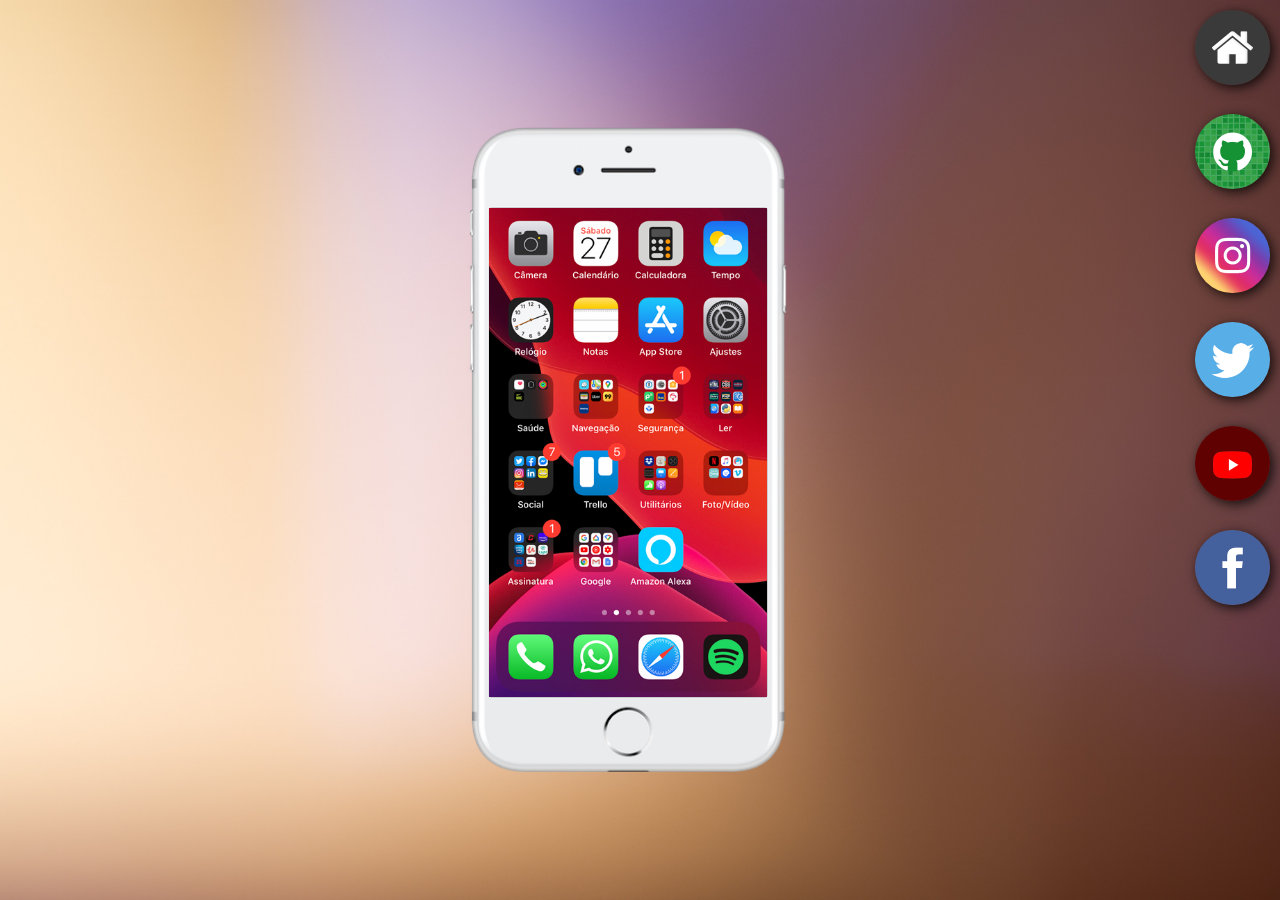
<file: index.html>
<!DOCTYPE html>
<html lang="pt-br">
<head>
    <meta charset="UTF-8">
    <meta http-equiv="X-UA-Compatible" content="IE=edge">
    <meta name="viewport" content="width=device-width, initial-scale=1.0">

    <link rel="shortcut icon" href="images/favicon.png" type="image/png">
    <link rel="stylesheet" href="style/style.css">

    <title>Redes Sociais</title>
</head>
<body>
    <main class="container-all">
        <section id="container-telefone">
            <div class="telefone">
                <iframe src="home.html" name="tela-telefone" frameborder="0"></iframe>
            </div>
        </section>

        <section id="container-redes-sociais">
            <div class="redes-sociais">
                <a href="home.html" target="tela-telefone"><img src="images/logo-home.jpg" alt="home"></a>

                <a href="github.html" target="tela-telefone"><img src="images/logo-github.jpg" alt="Github"></a>

                <a href="instagram.html" target="tela-telefone"><img src="images/logo-instagram.jpg" alt="Instragram"></a>

                <a href="twitter.html" target="tela-telefone"><img src="images/logo-twitter.jpg" alt="Twitter"></a>

                <a href="youtube.html" target="tela-telefone"><img src="images/logo-youtube.jpg" alt="Youtube"></a>

                <a href="facebook.html" target="tela-telefone"><img src="images/logo-facebook.jpg" alt="facebook"></a>
            </div>
        </section>
    </main>
</body>
</html>
</file>
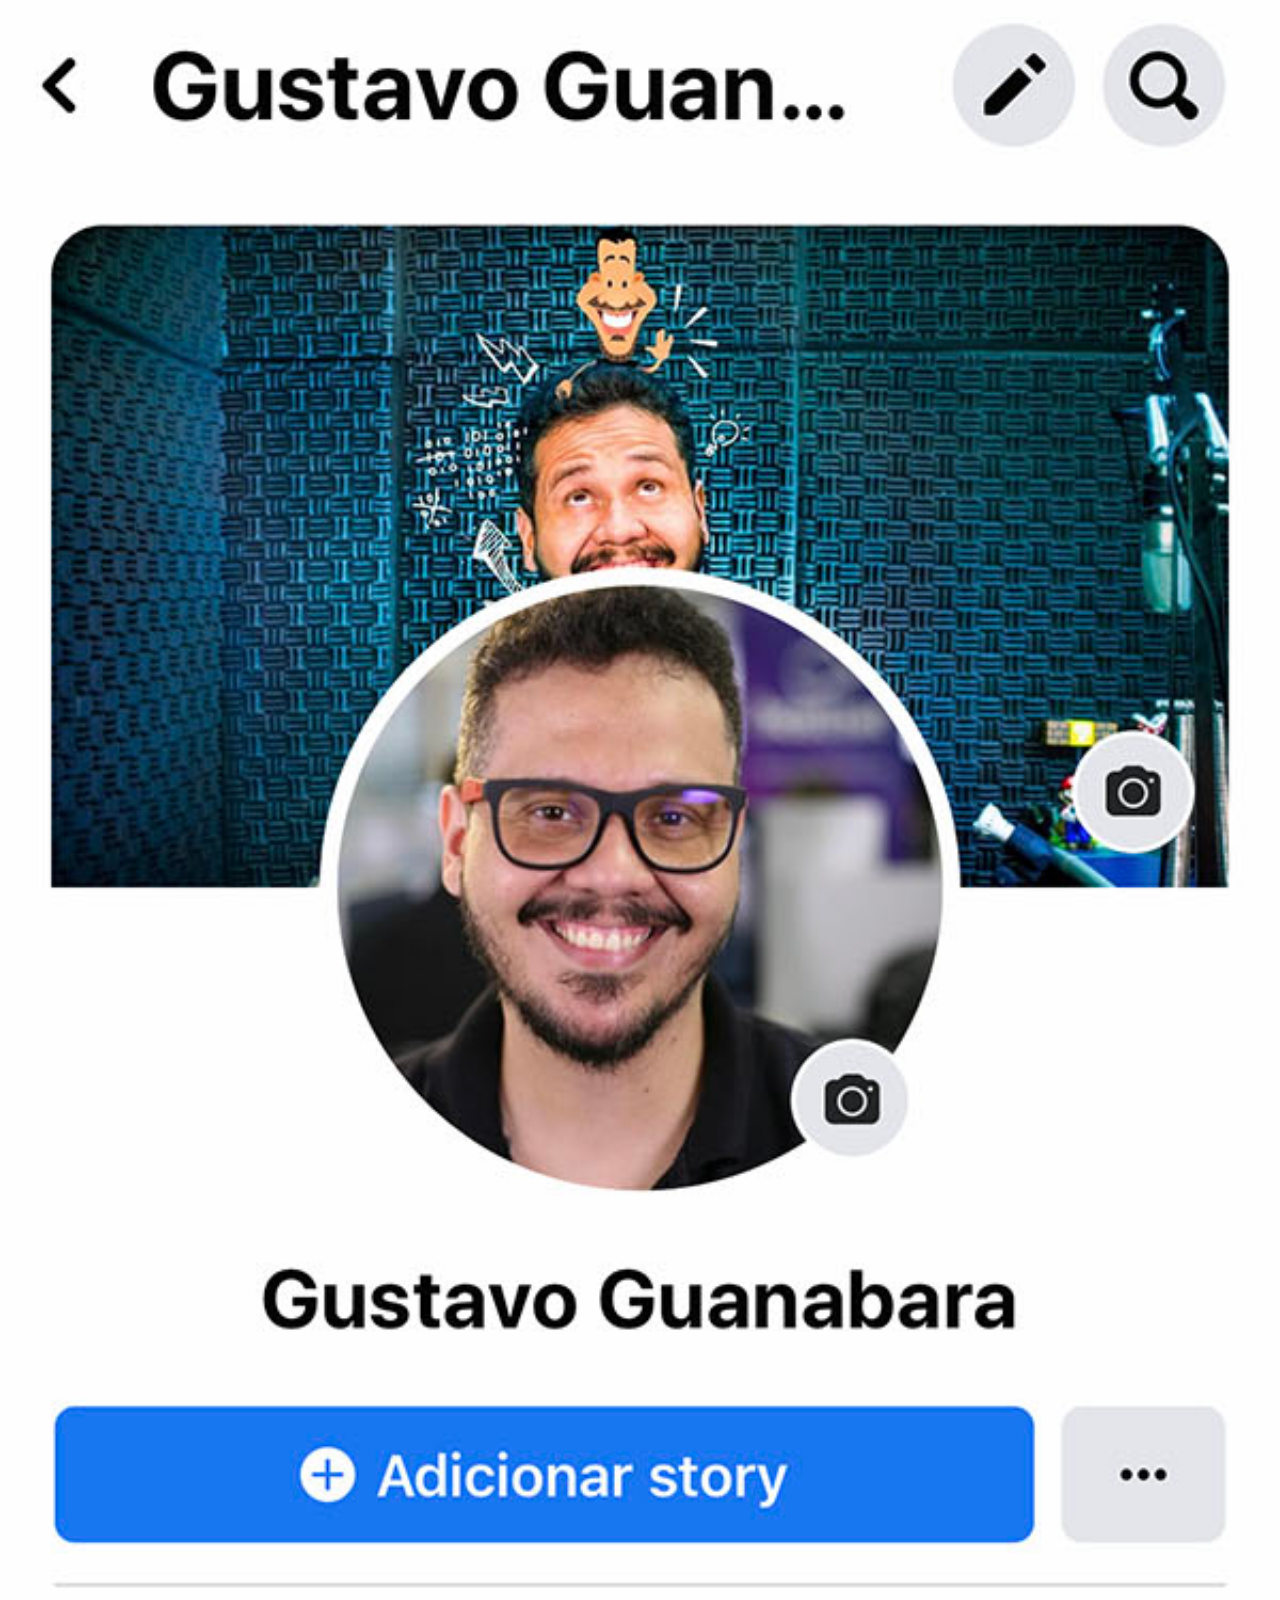
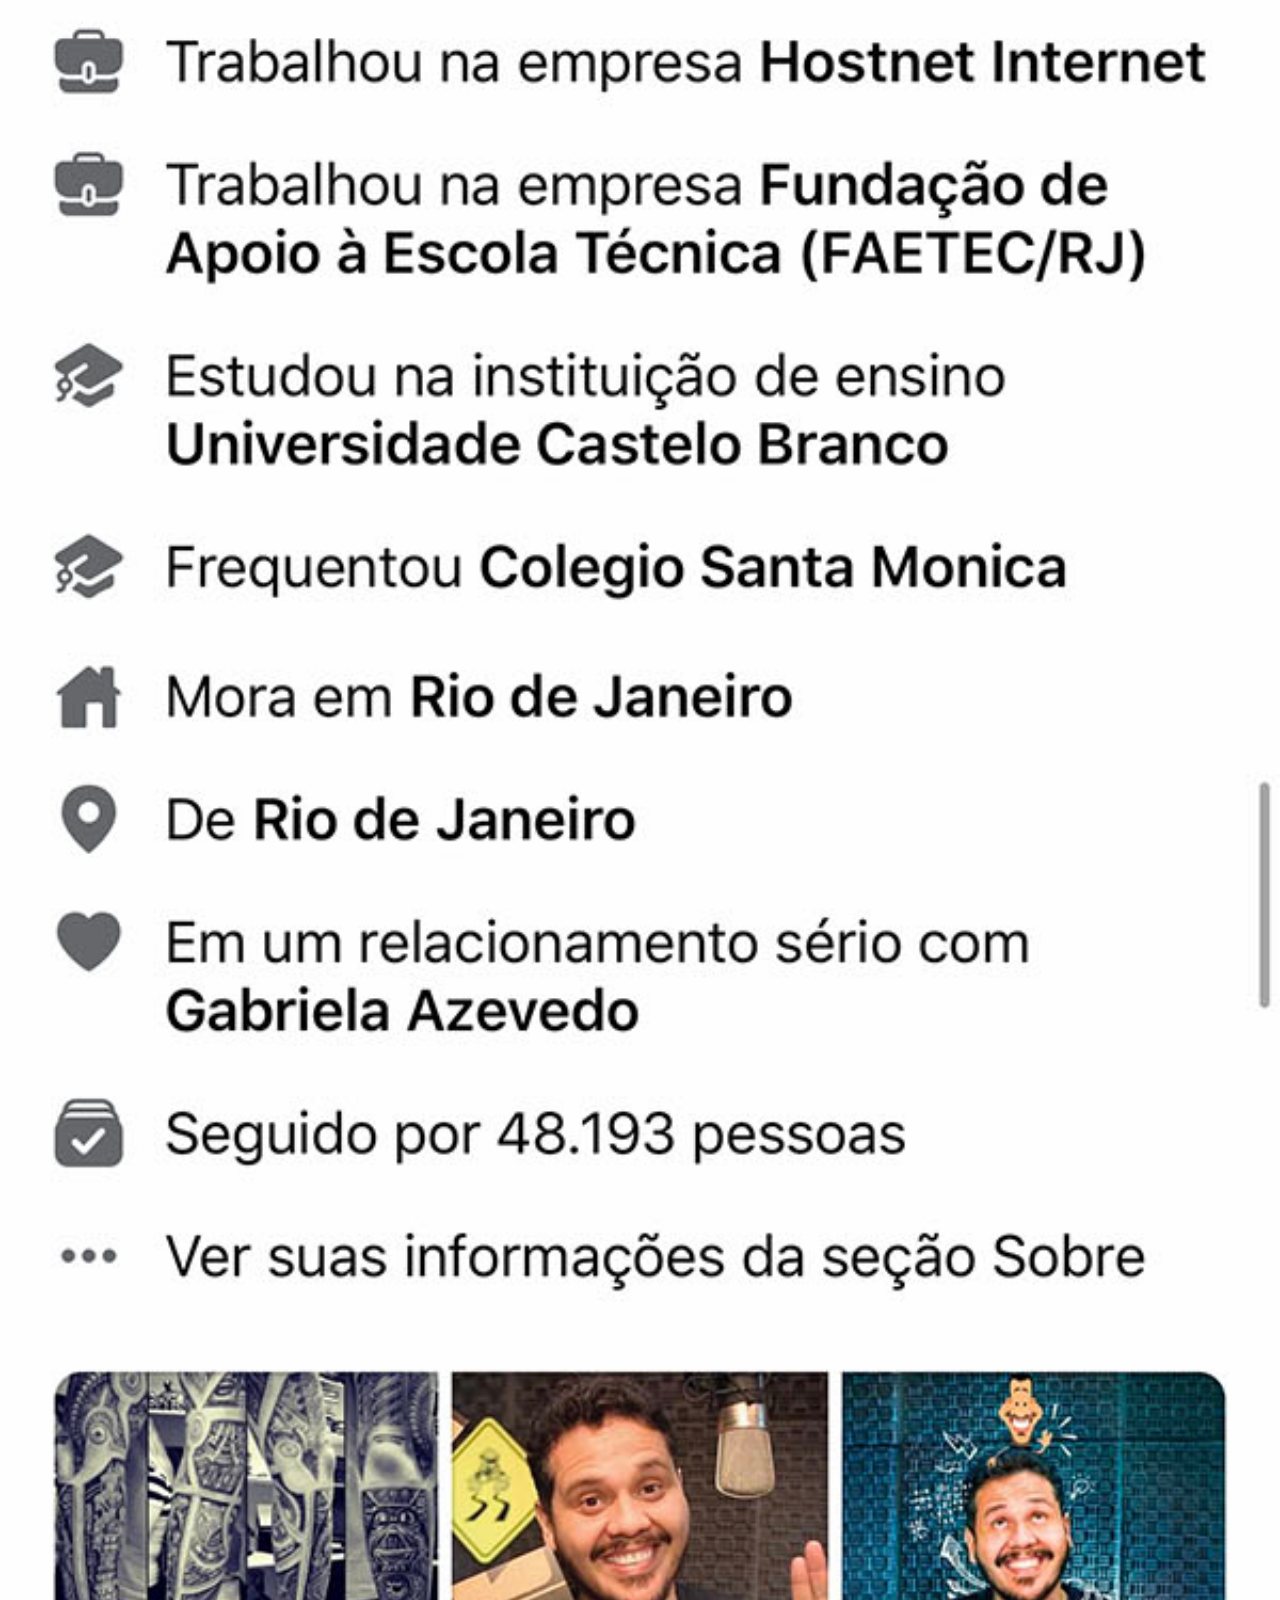
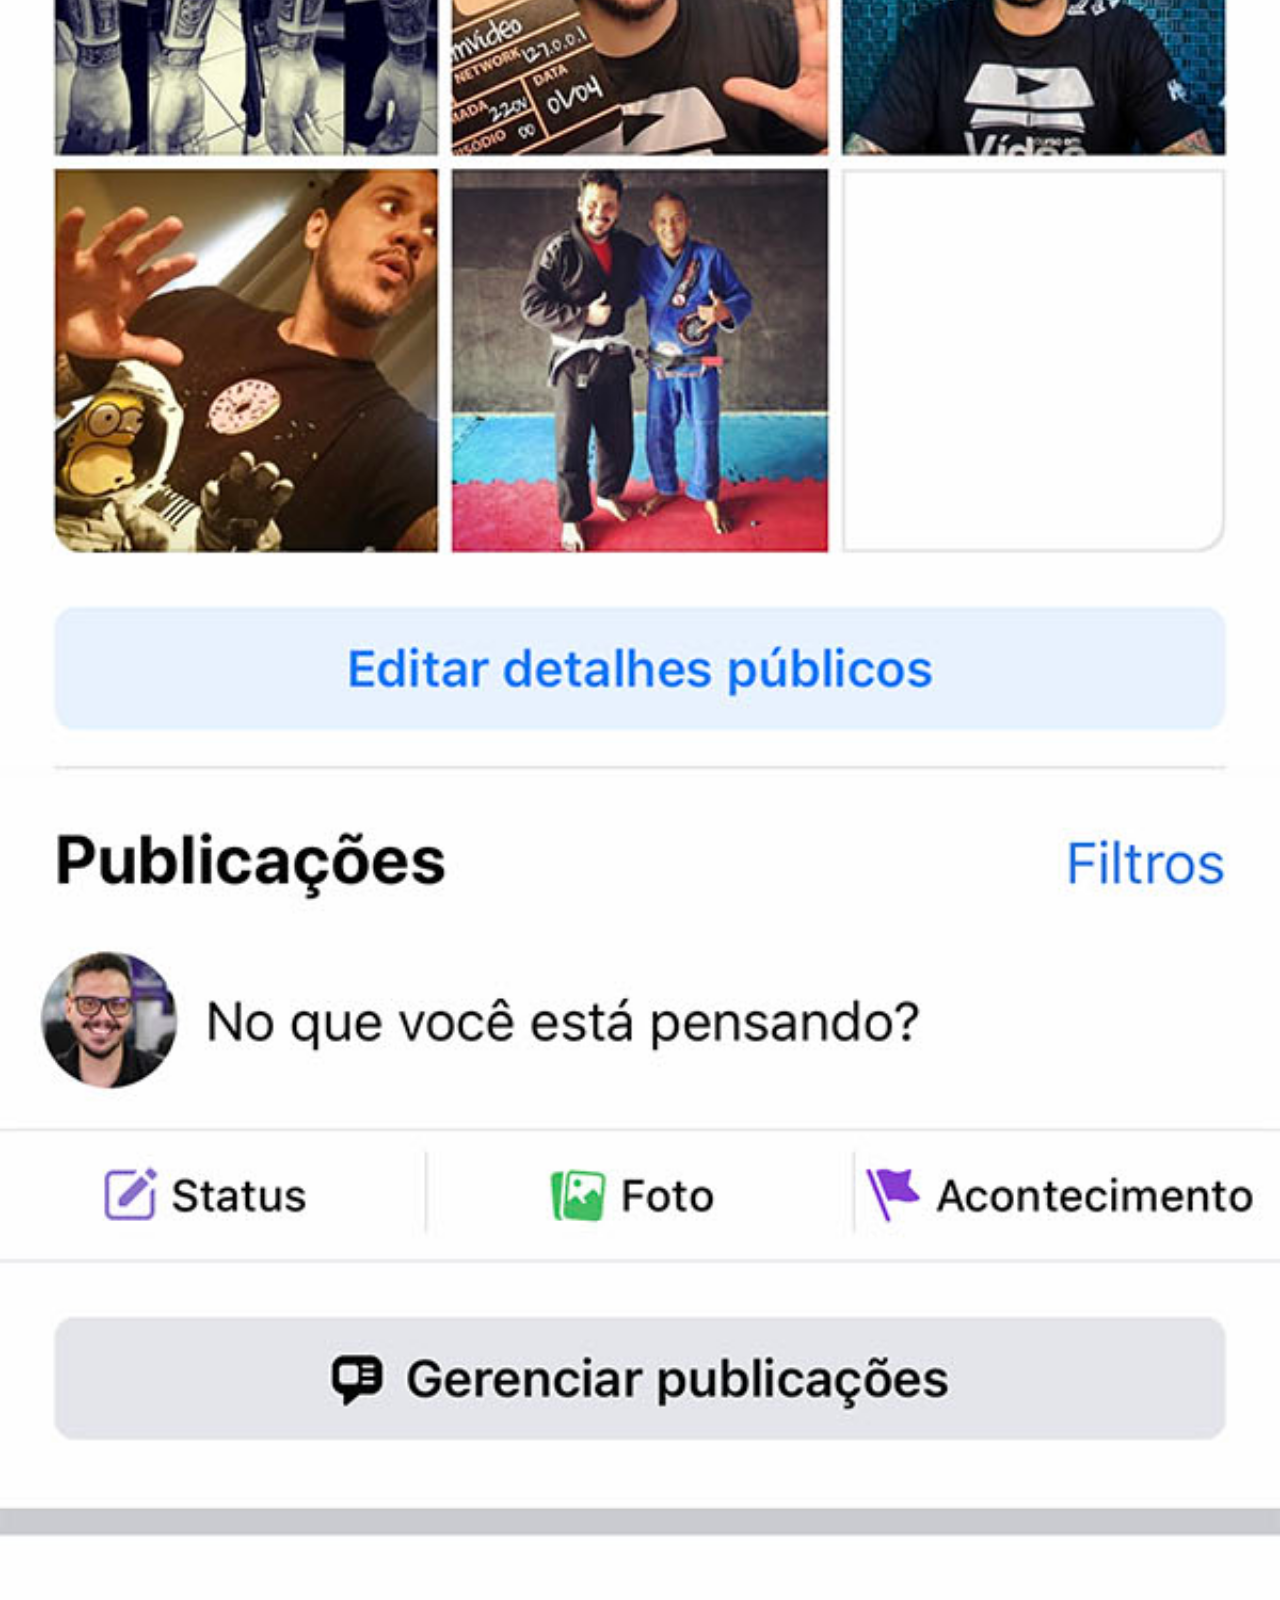
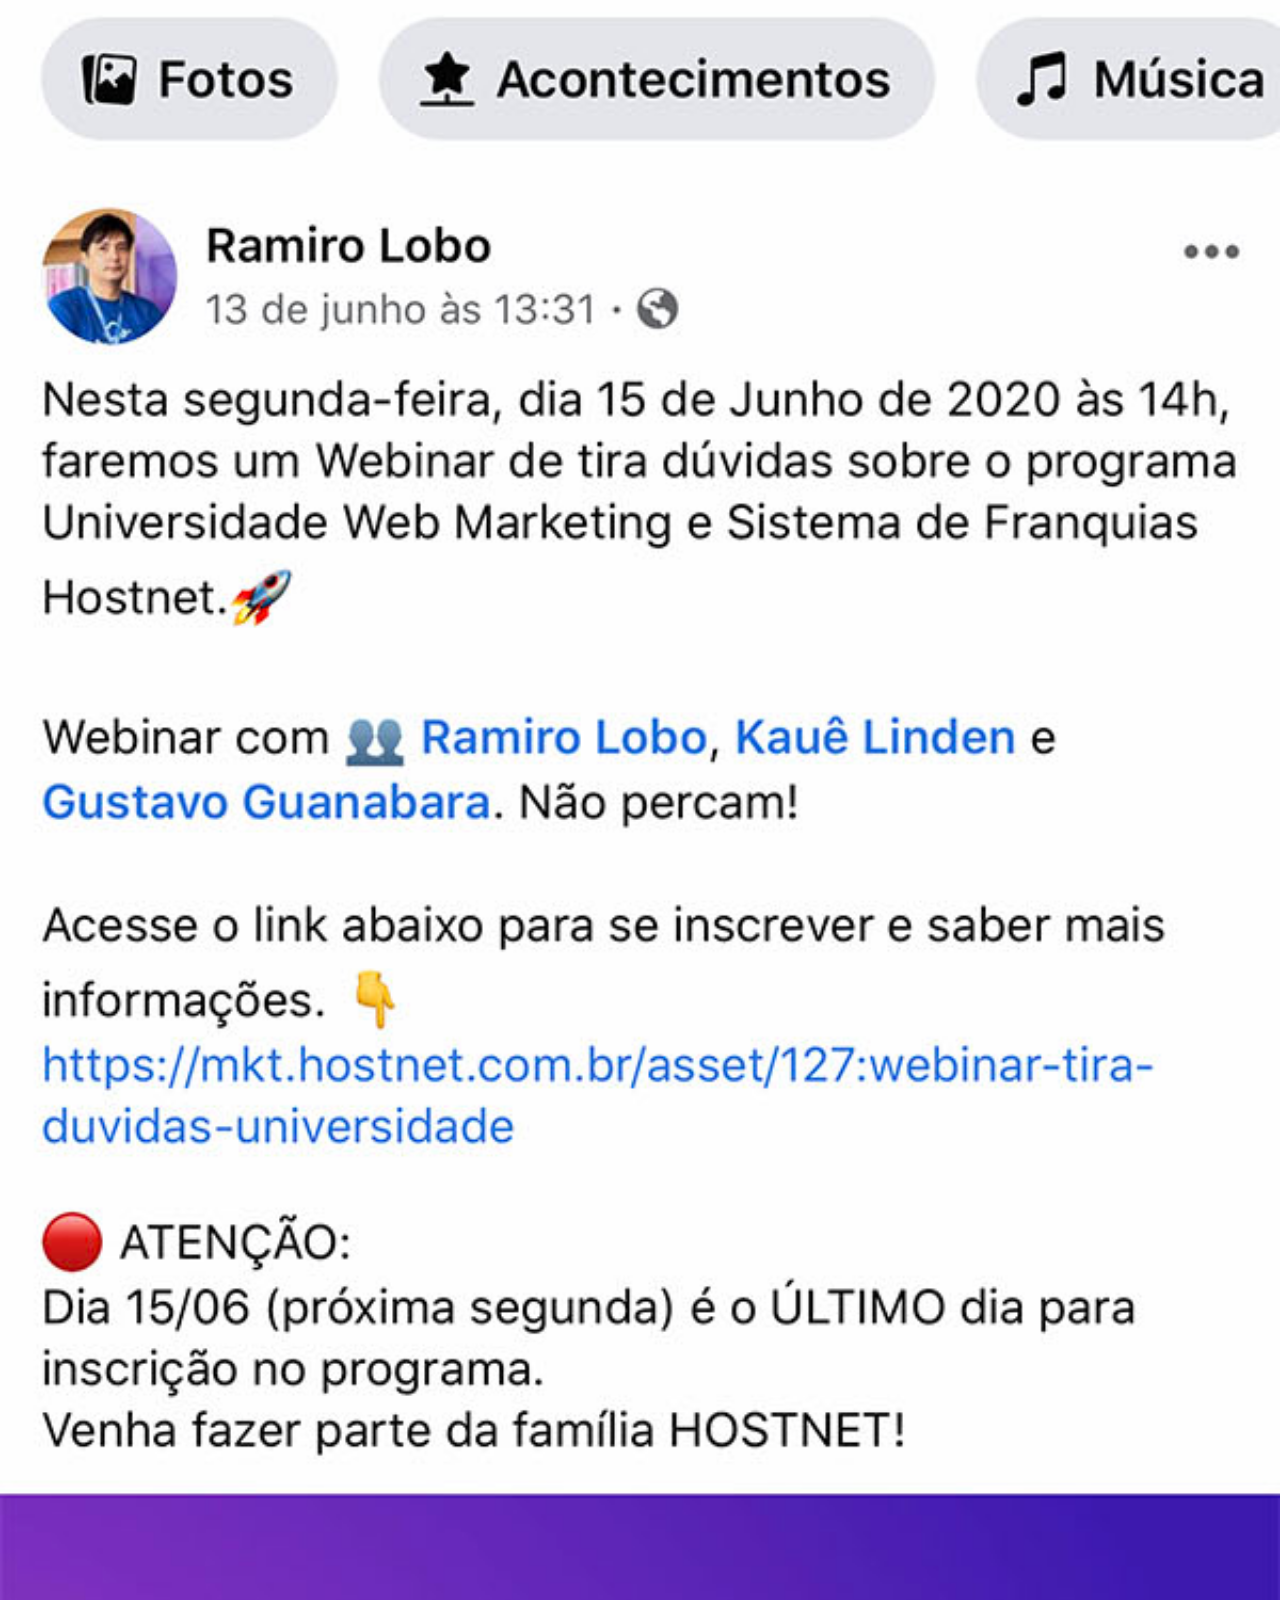
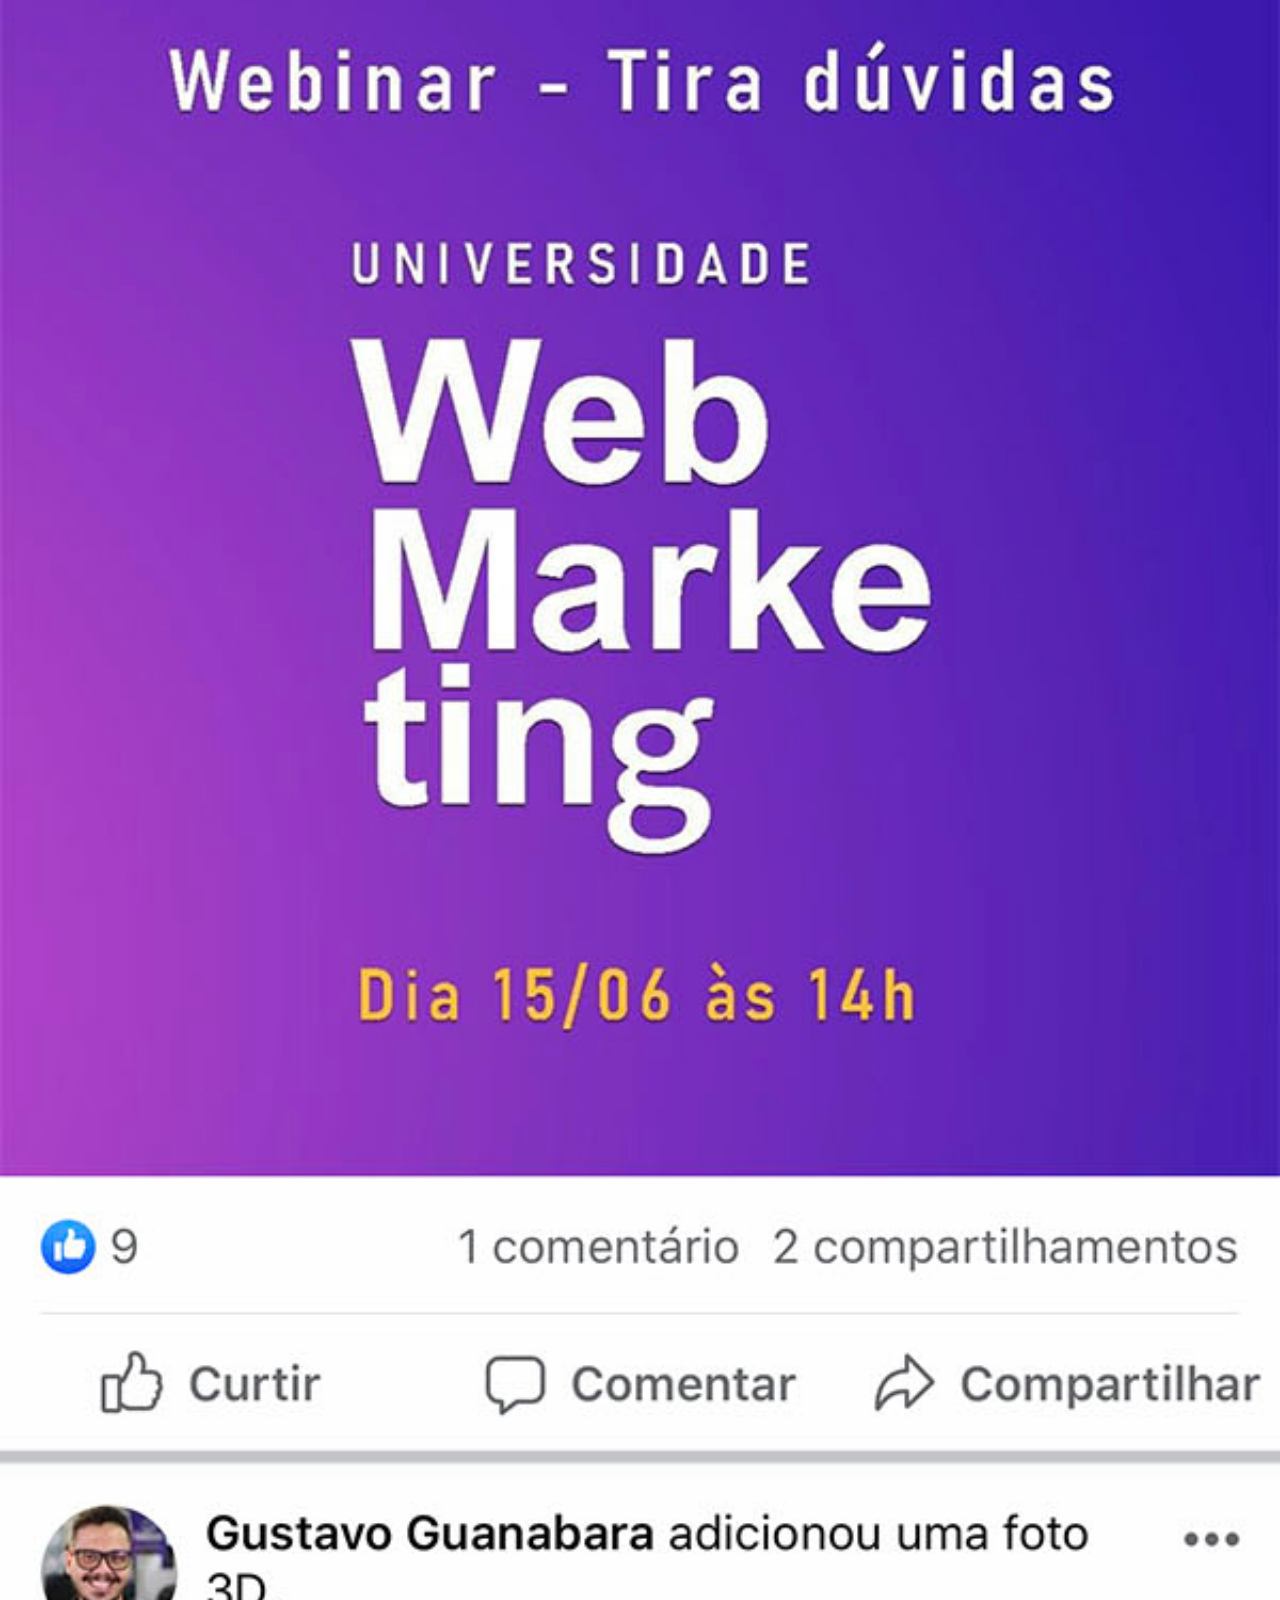
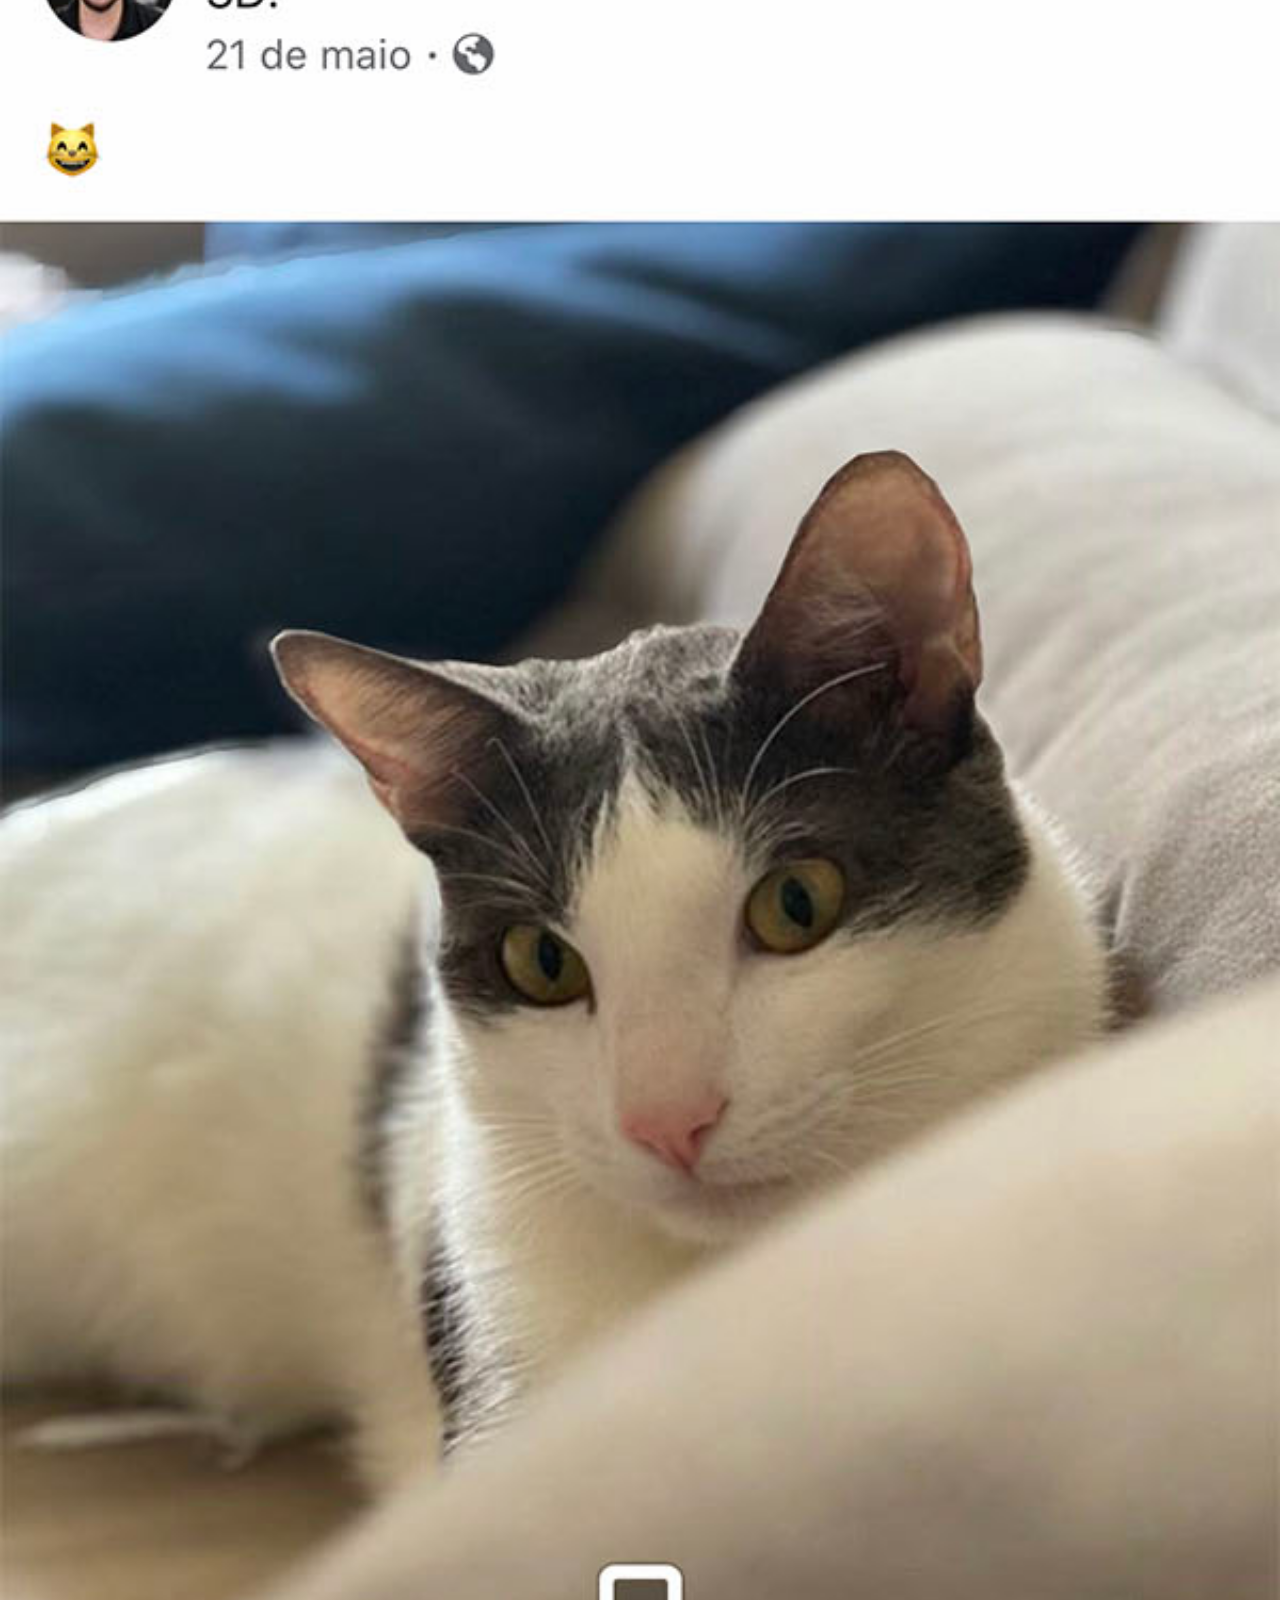
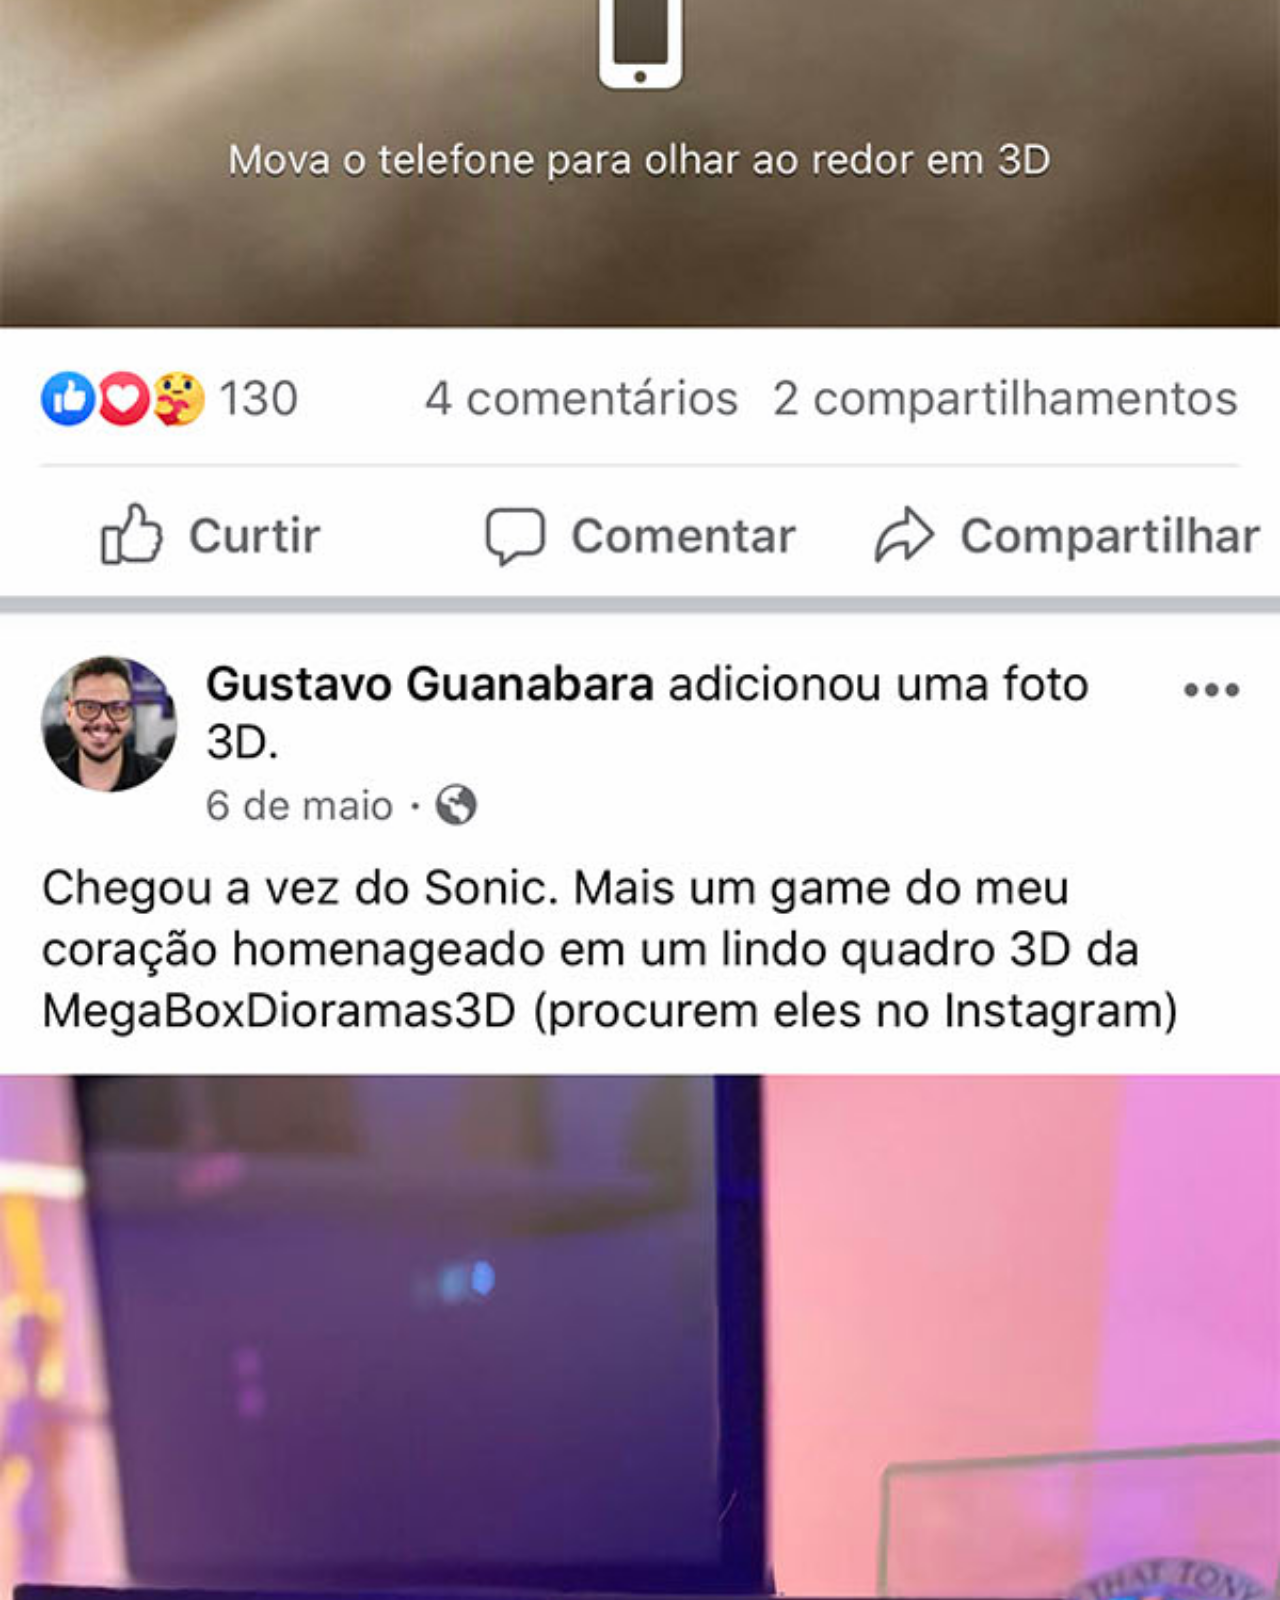
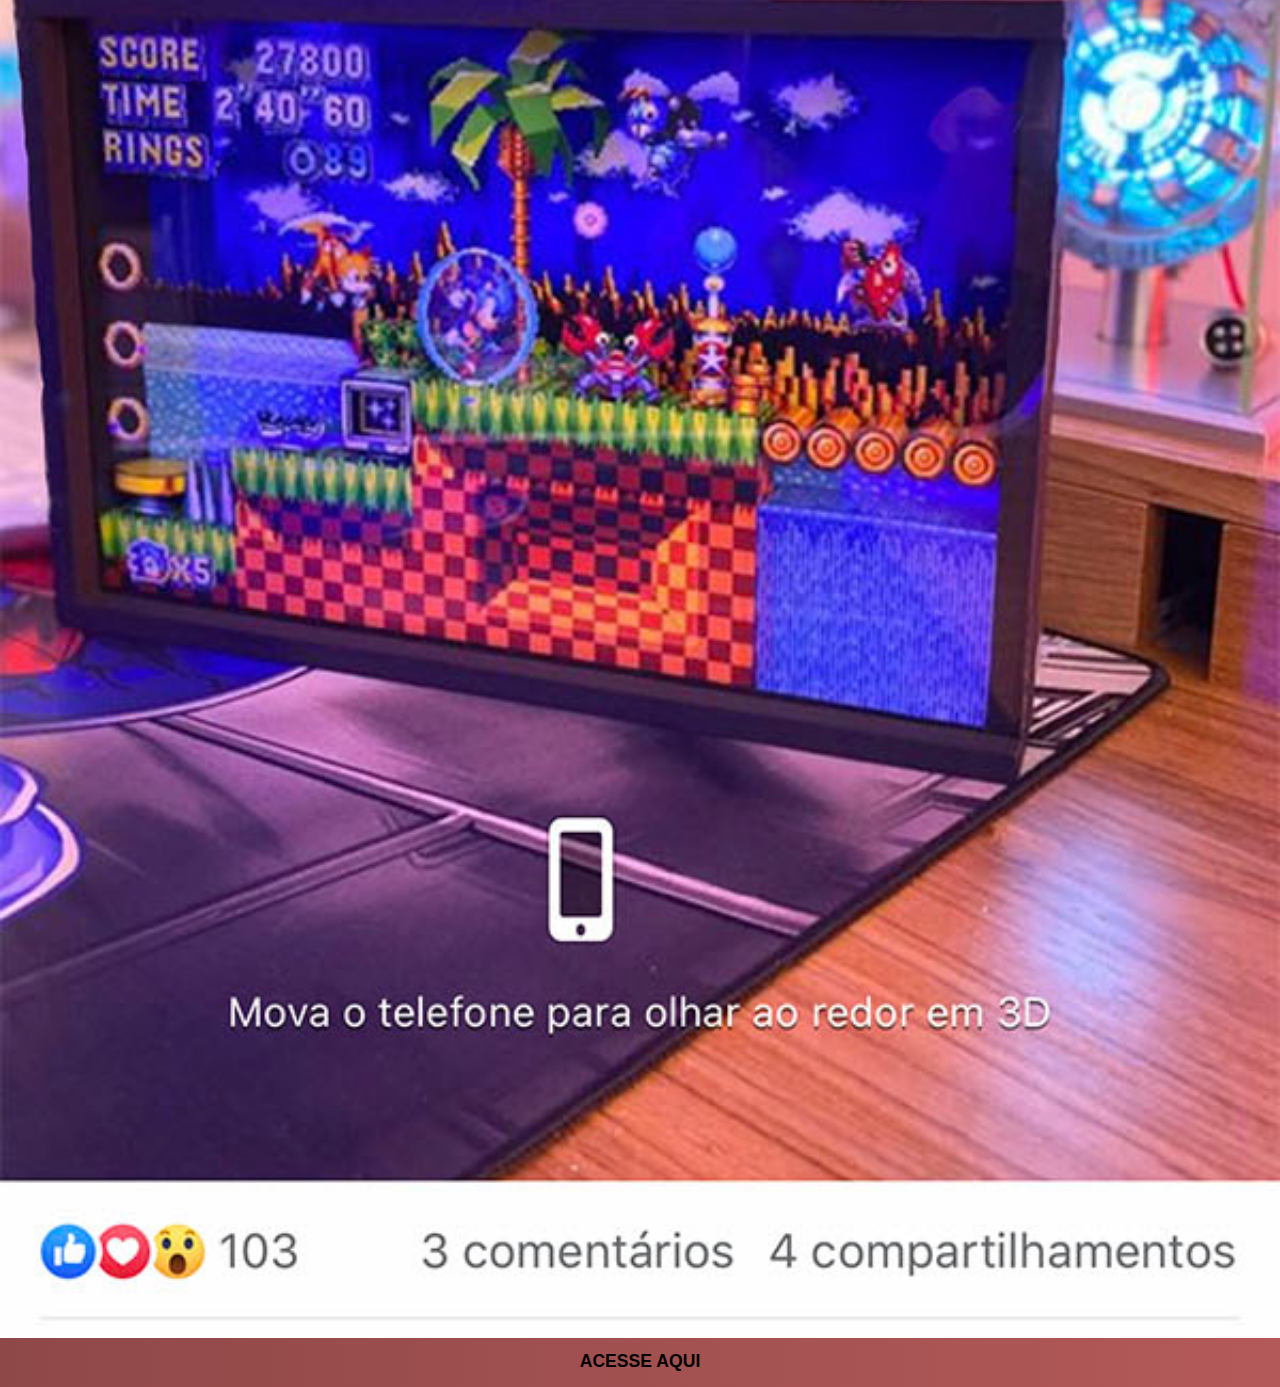
<file: facebook.html>
<!DOCTYPE html>
<html lang="pt-br">
<head>
    <meta charset="UTF-8">
    <meta http-equiv="X-UA-Compatible" content="IE=edge">
    <meta name="viewport" content="width=device-width, initial-scale=1.0">
    <link rel="stylesheet" href="style/tela.css">
    <title>Facebook</title>
</head>
<body>
    <main class="container-all">
        <img src="images/tela-facebook.jpg" alt="Facebook">
        <a href="https://www.facebook.com/" target="_blank">ACESSE AQUI</a>
    </main>
</body>
</html>
</file>
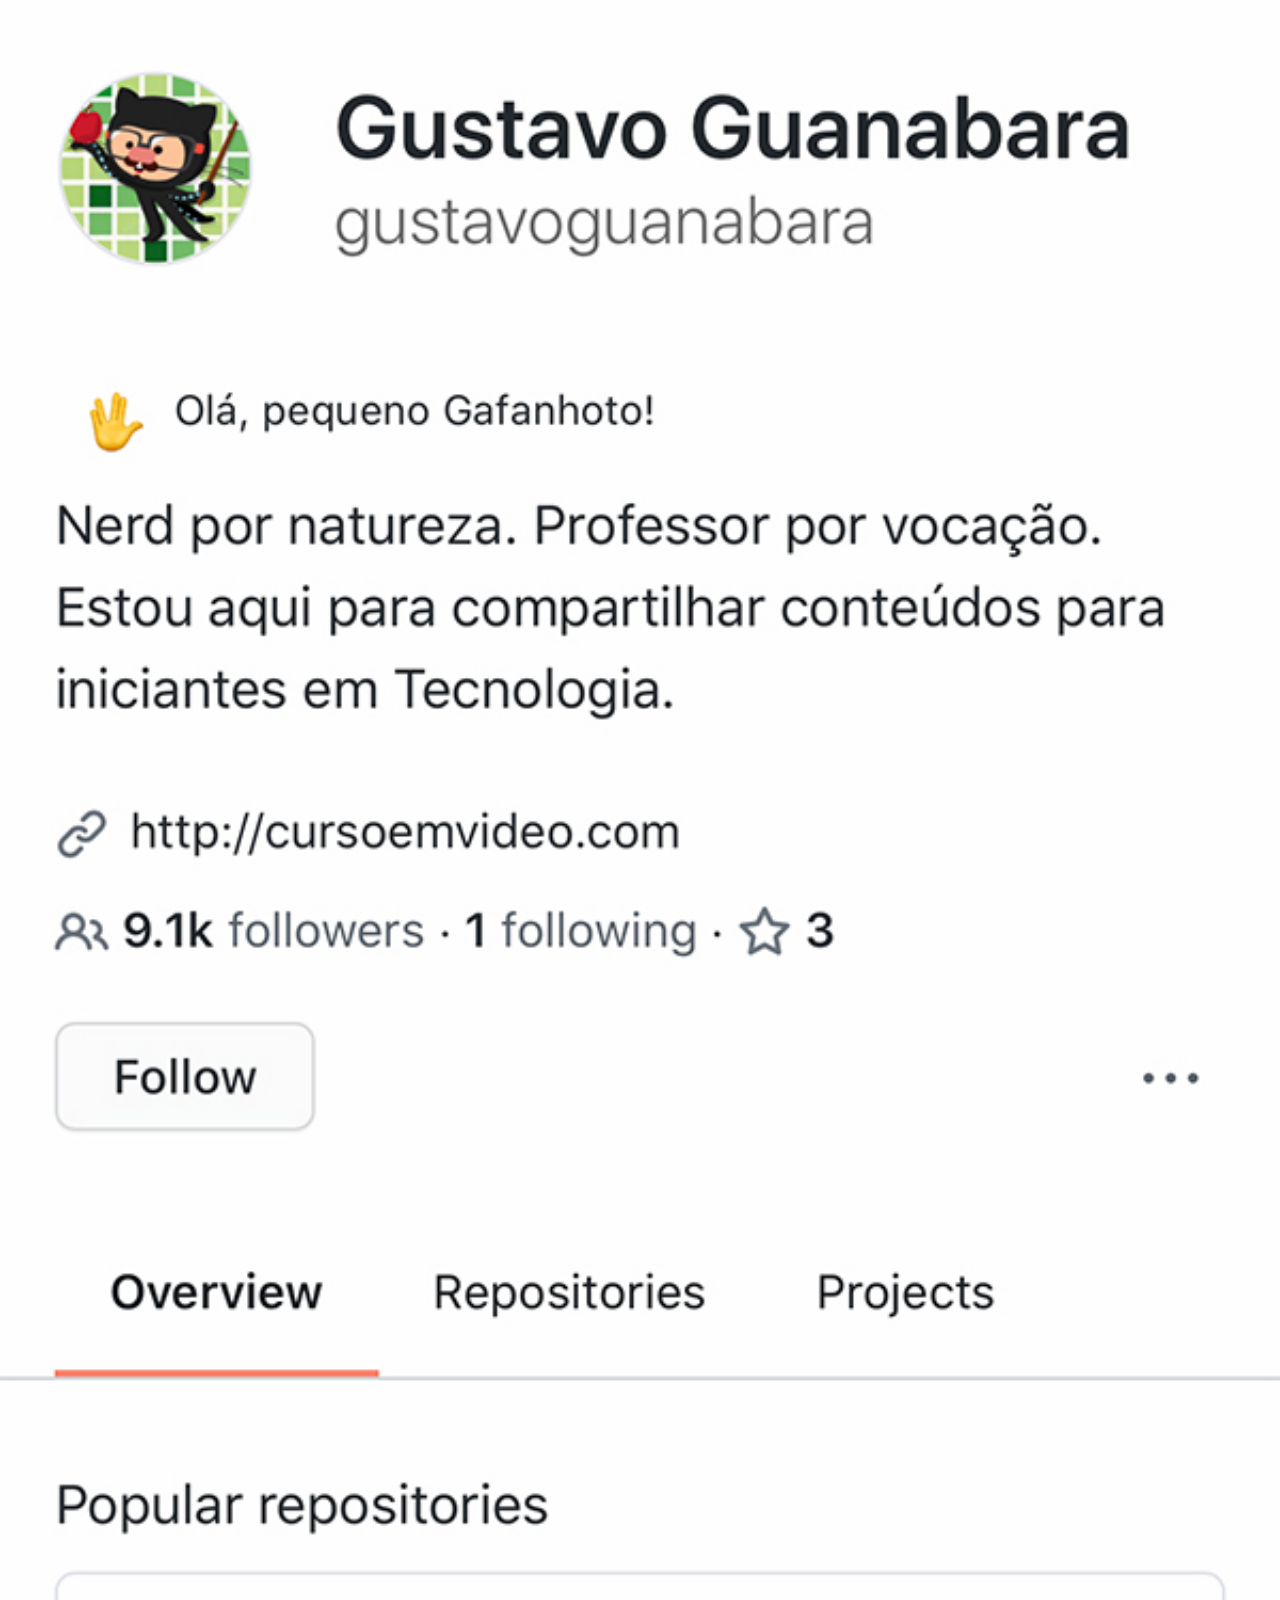
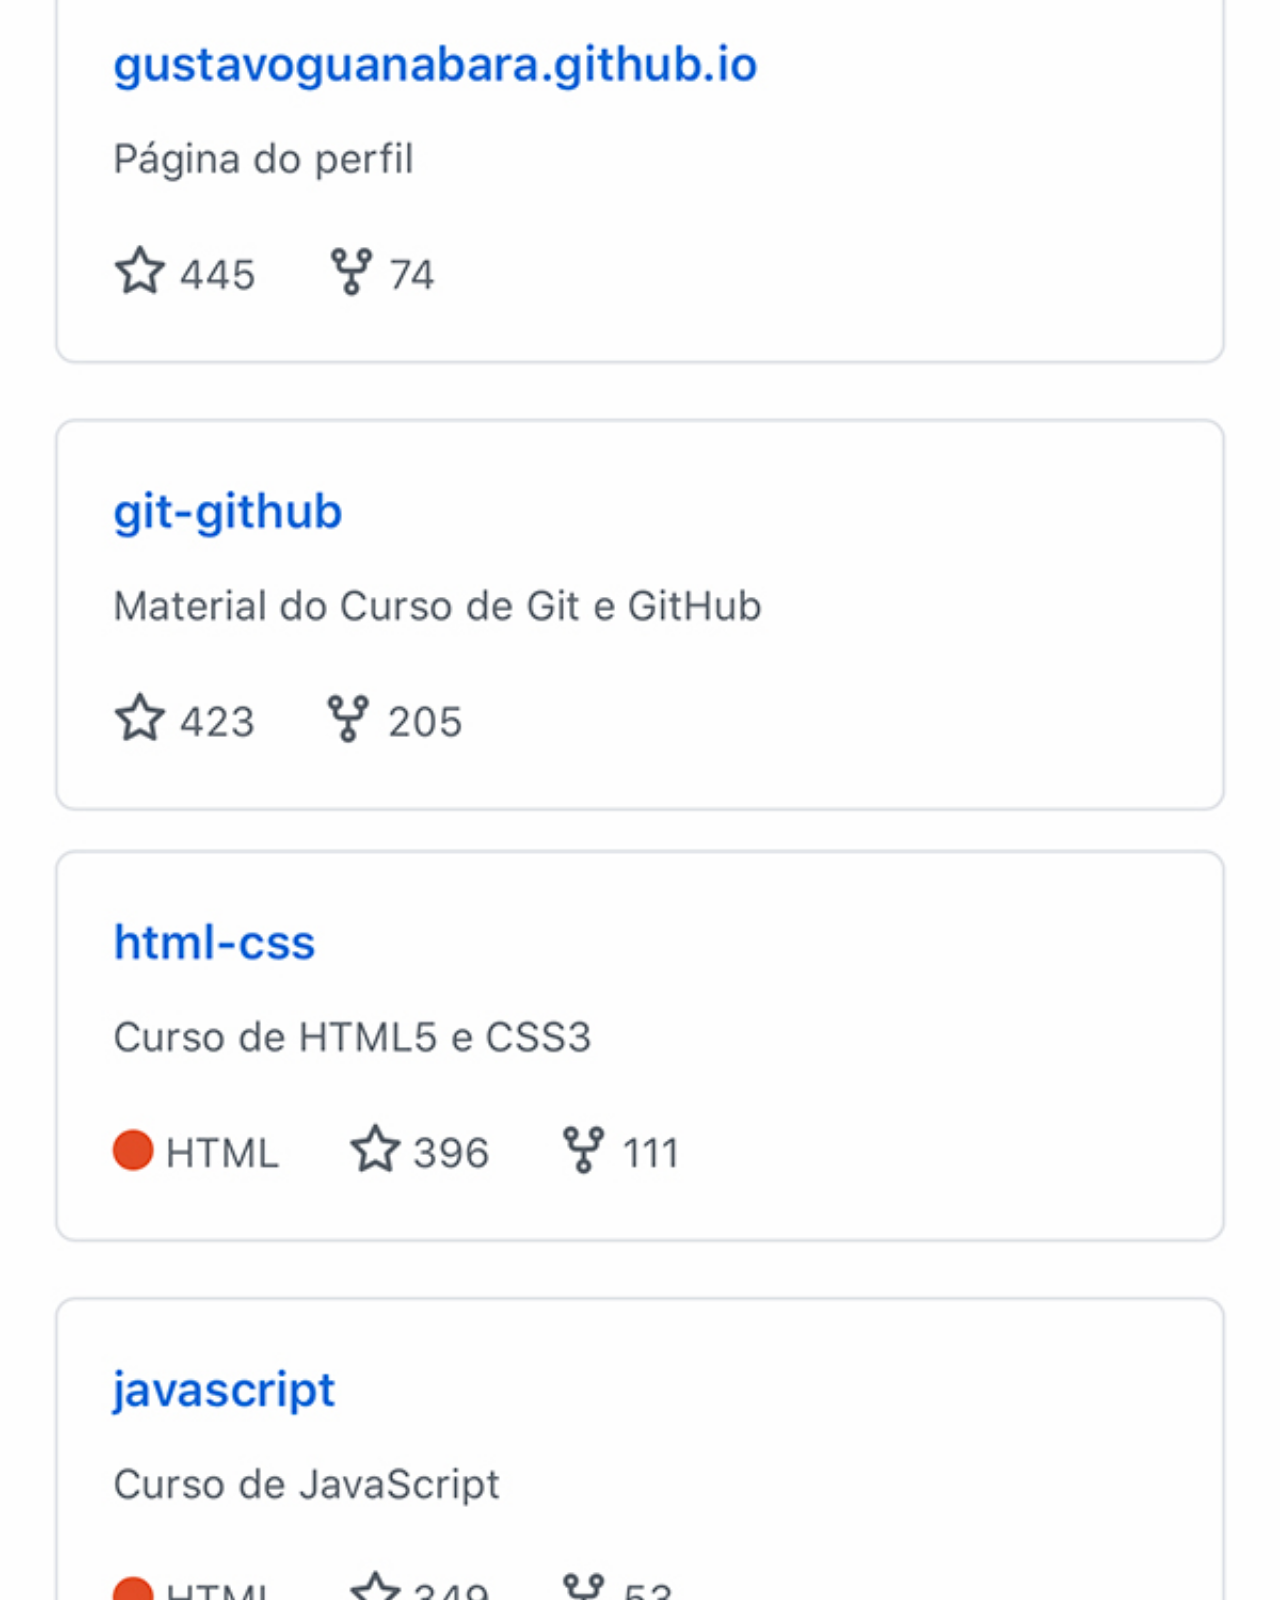
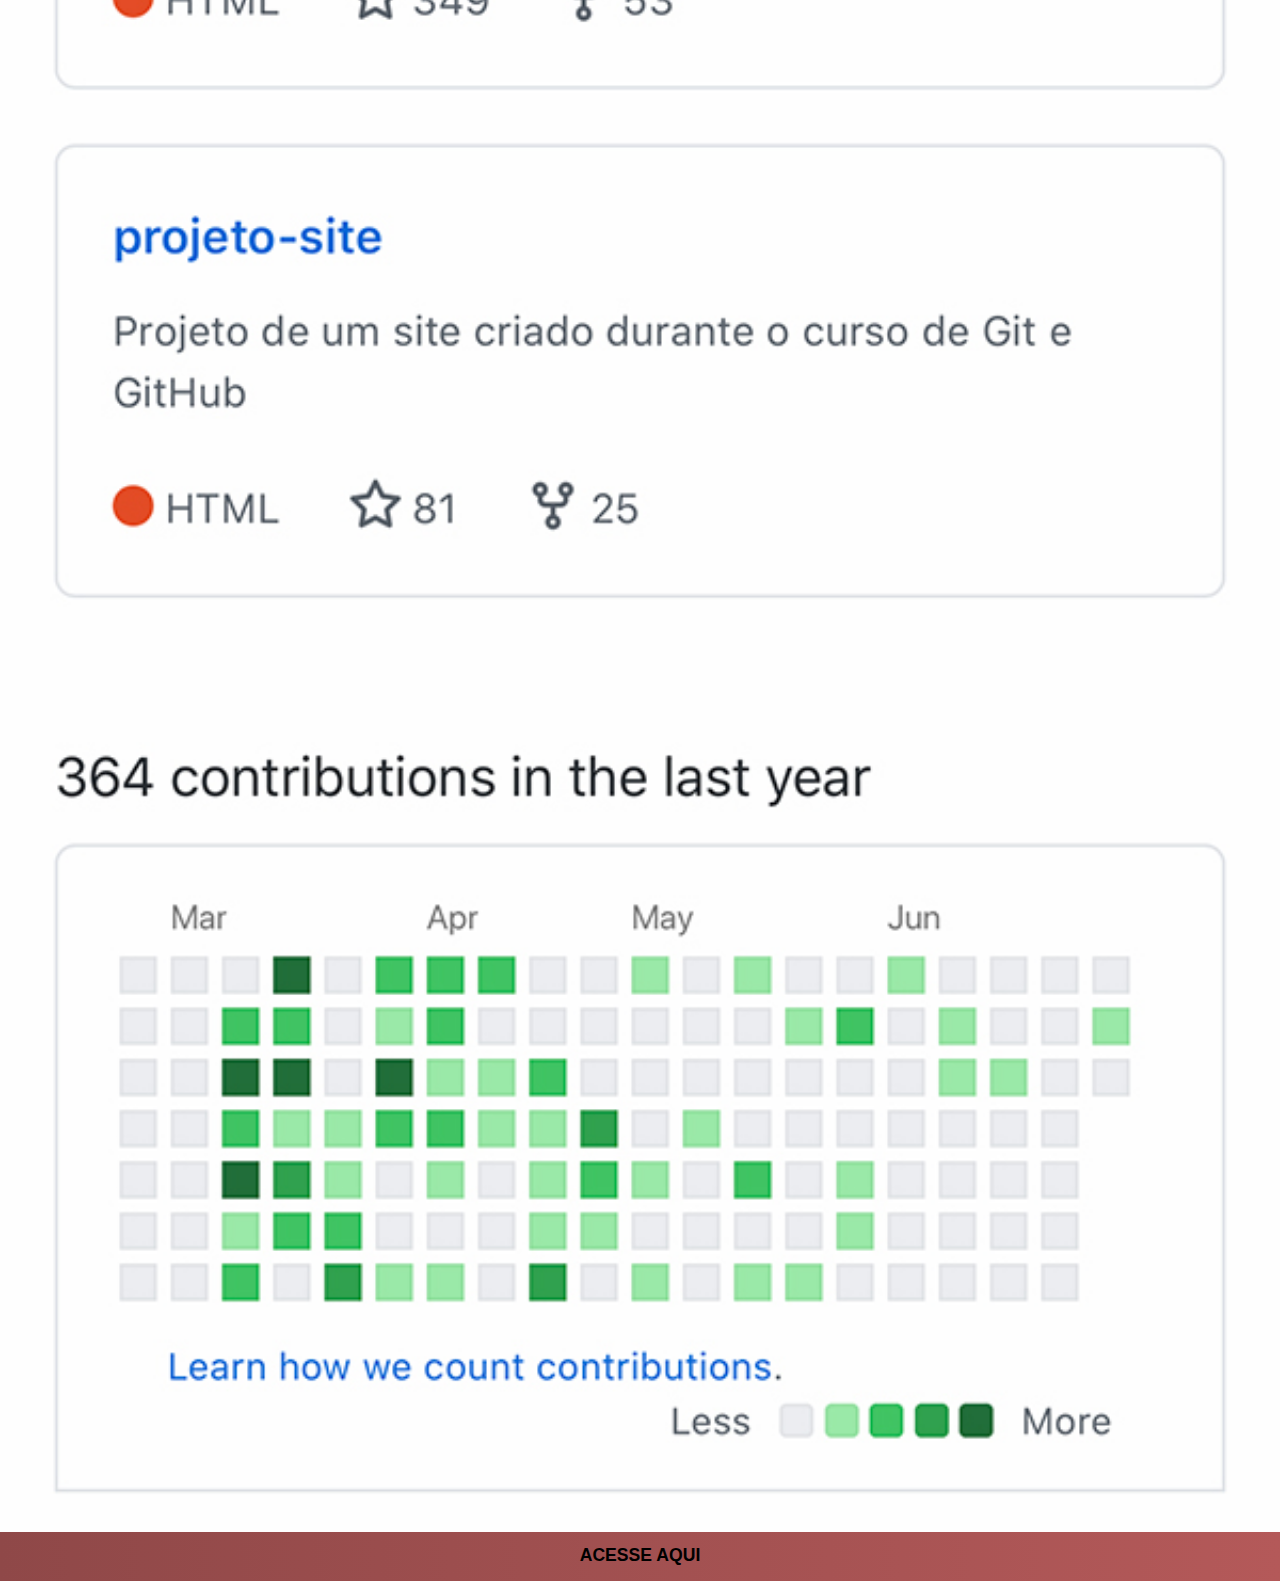
<file: github.html>
<!DOCTYPE html>
<html lang="pt-br">
<head>
    <meta charset="UTF-8">
    <meta http-equiv="X-UA-Compatible" content="IE=edge">
    <meta name="viewport" content="width=device-width, initial-scale=1.0">
    <link rel="stylesheet" href="style/tela.css">

    <title>Github</title>

</head>
<body>
    <main class="container-all">
        <img src="images/tela-github.jpg" alt="Github">
        <a href="https://github.com/alexandrerayol" target="_blank">ACESSE AQUI</a>
    </main>
</body>
</html>
</file>
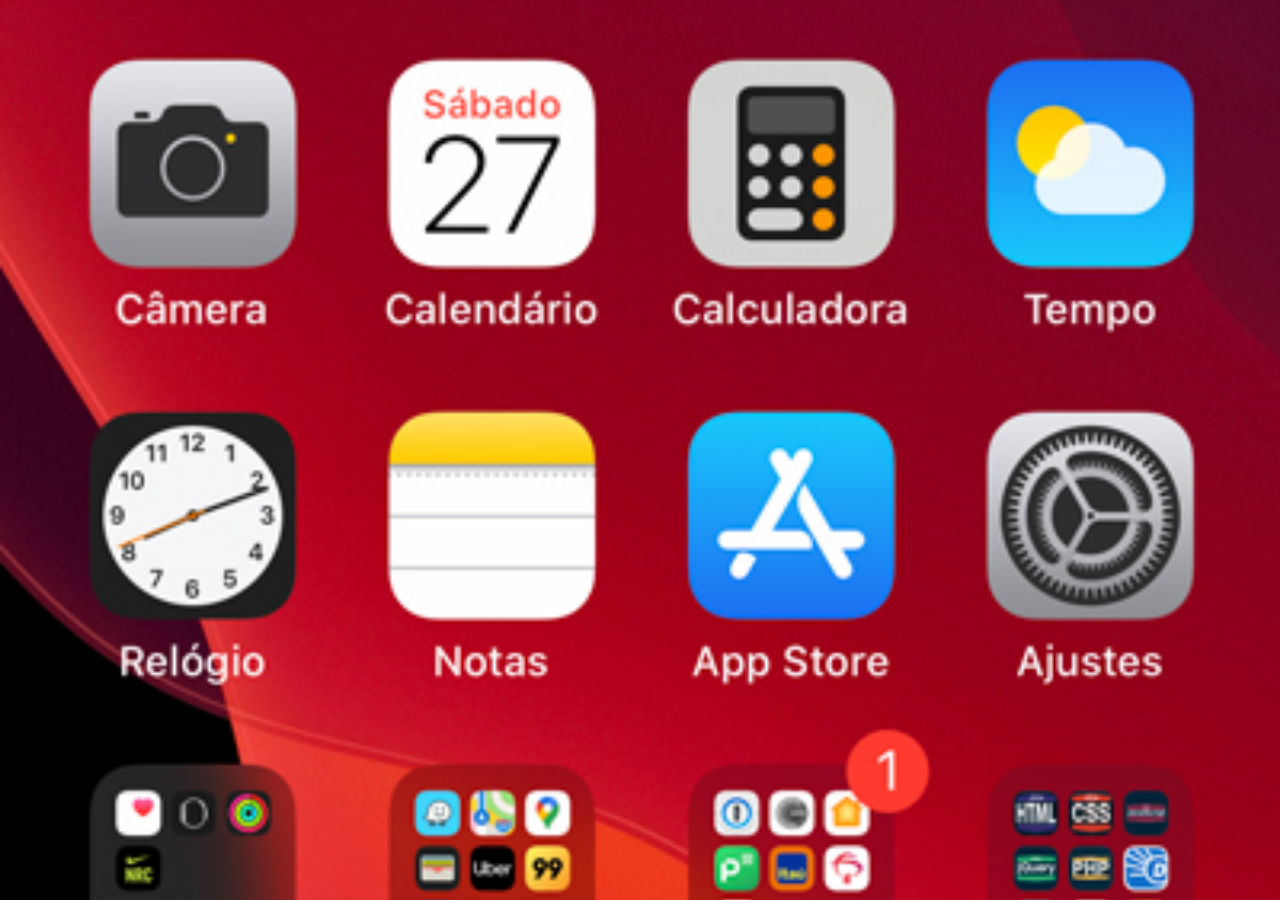
<file: home.html>
<!DOCTYPE html>
<html lang="pt-br">
<head>
    <meta charset="UTF-8">
    <meta http-equiv="X-UA-Compatible" content="IE=edge">
    <meta name="viewport" content="width=device-width, initial-scale=1.0">
    <title>Home</title>
</head>

<style>
    *{
        margin: 0;
        padding: 0;
        box-sizing: border-box;
    }
    body{
        width: 100vw;
        height: 100vh;

        background-color: rgb(199, 199, 199);
        background-image: url('images/tela-home.jpg');
        background-position: top center;
        background-size: cover;
        background-repeat: no-repeat;
    }
    h1{
        text-align: center;
    }
</style>
<body>
</body>
</html>
</file>
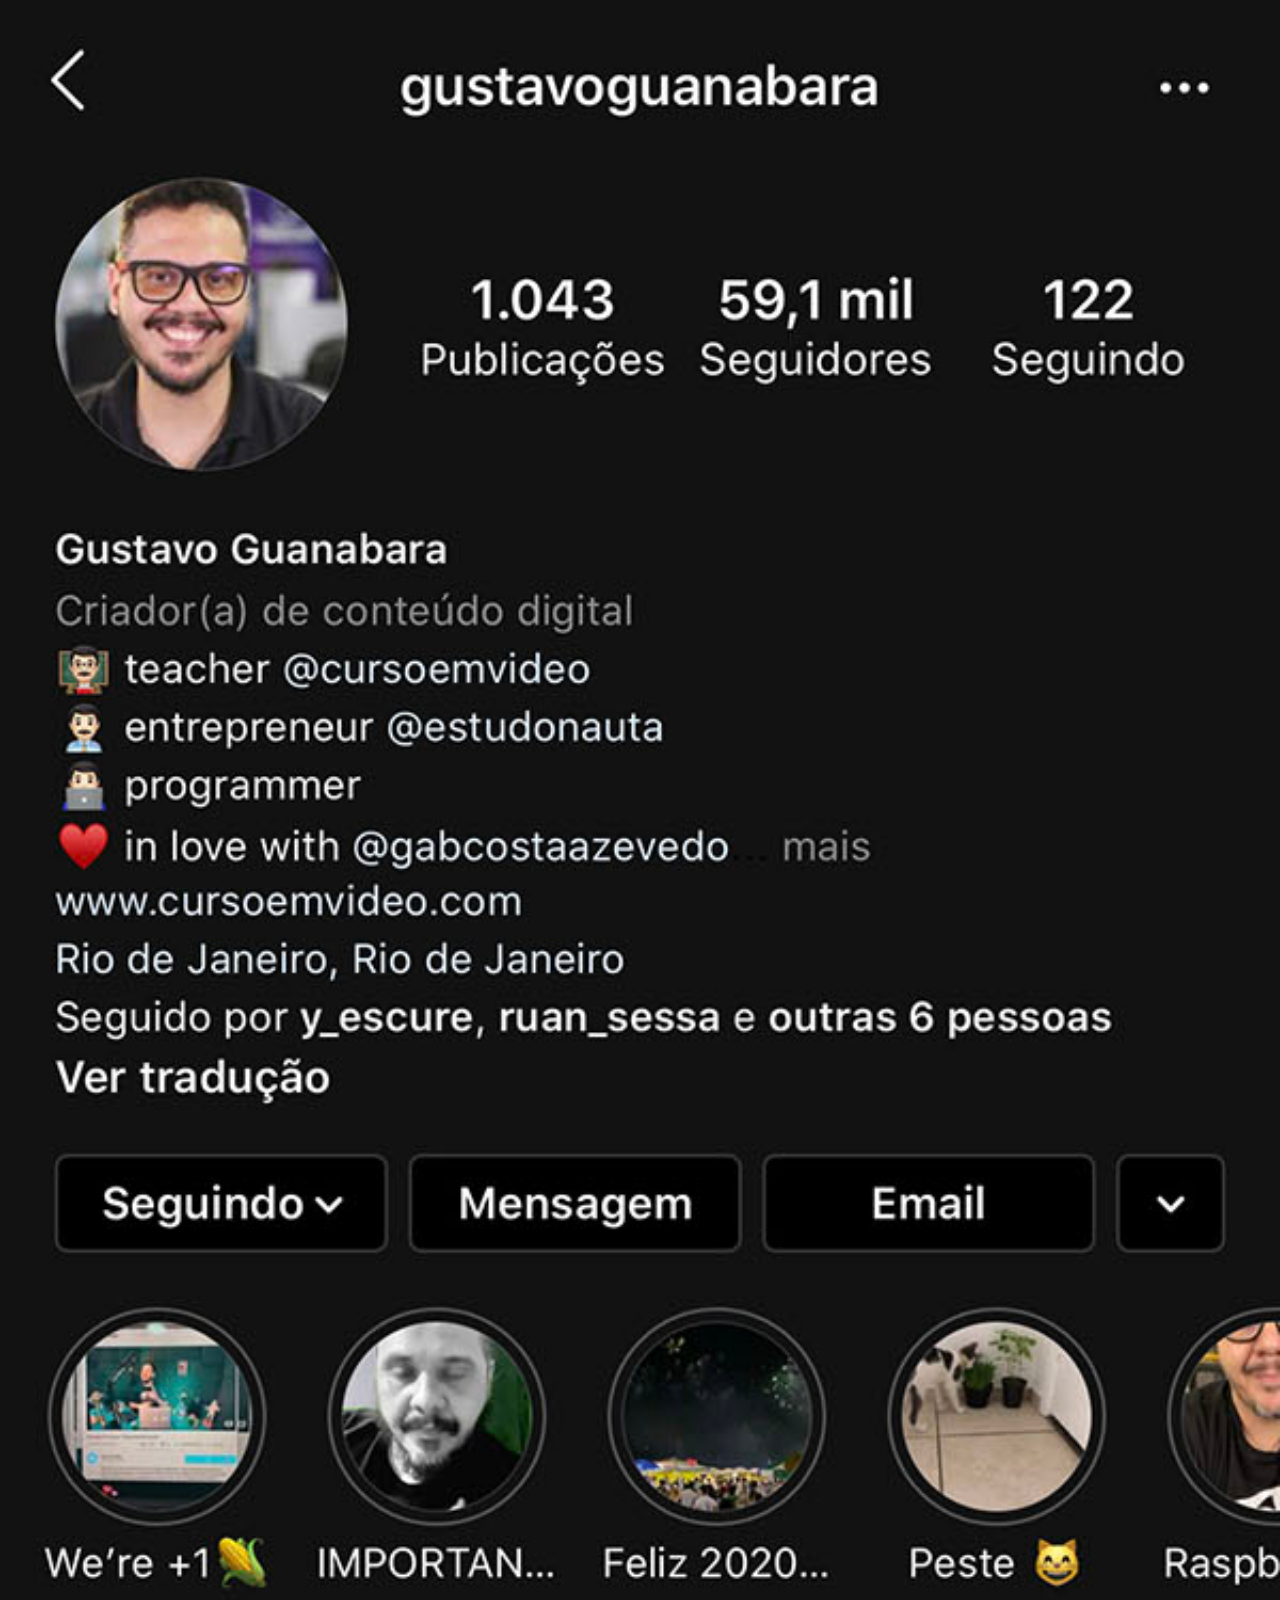
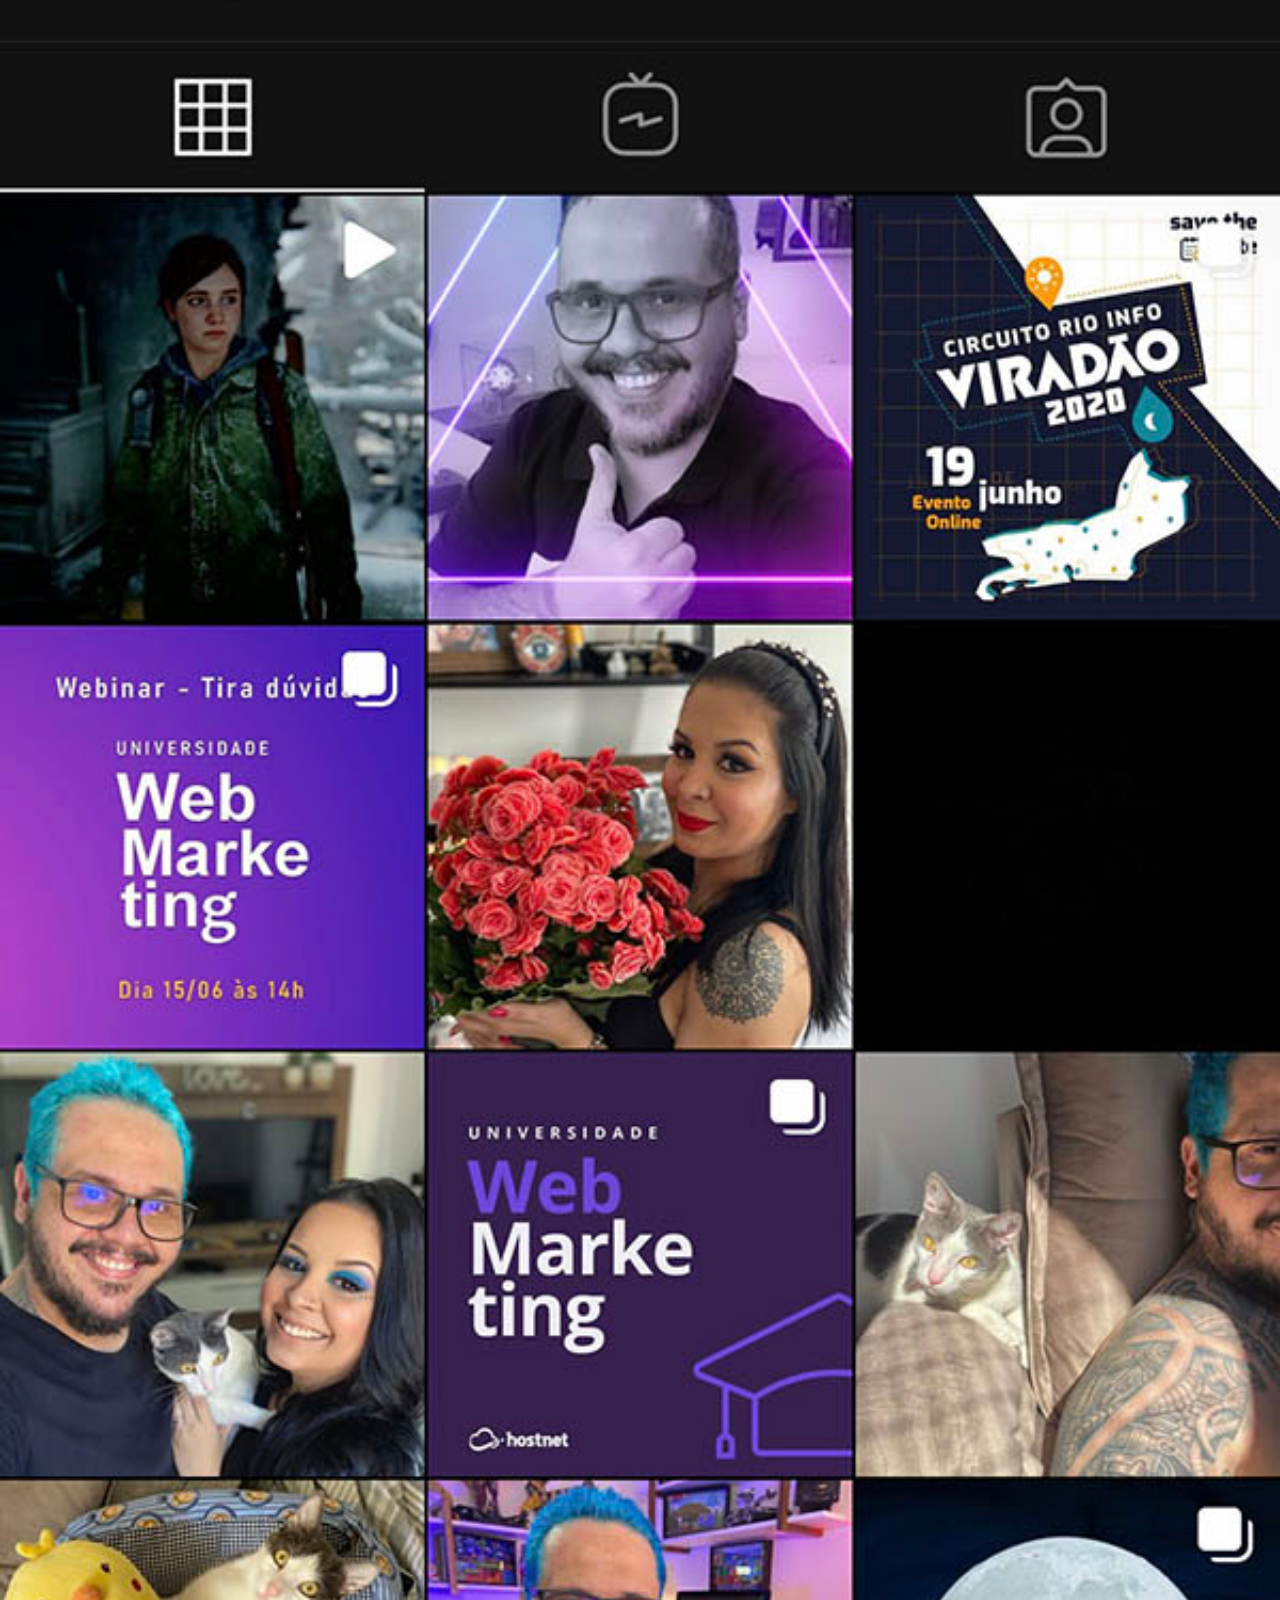
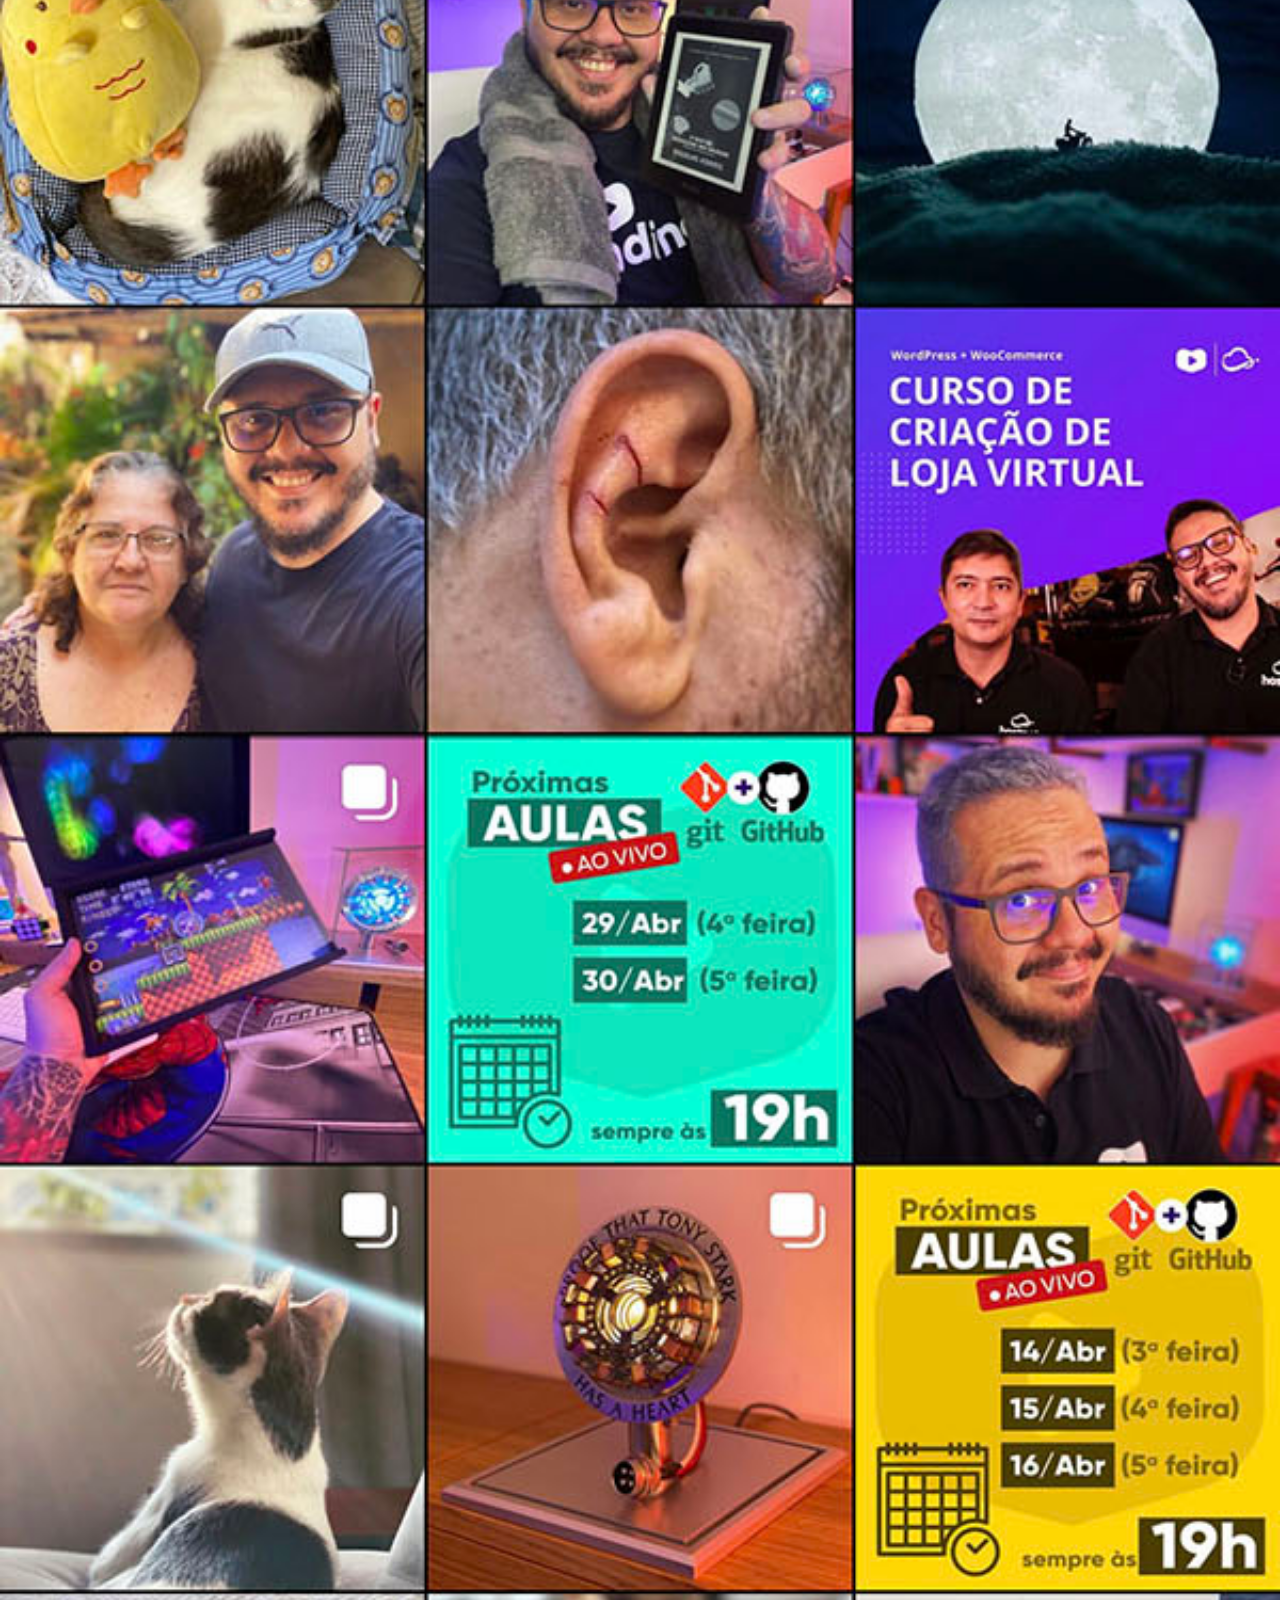
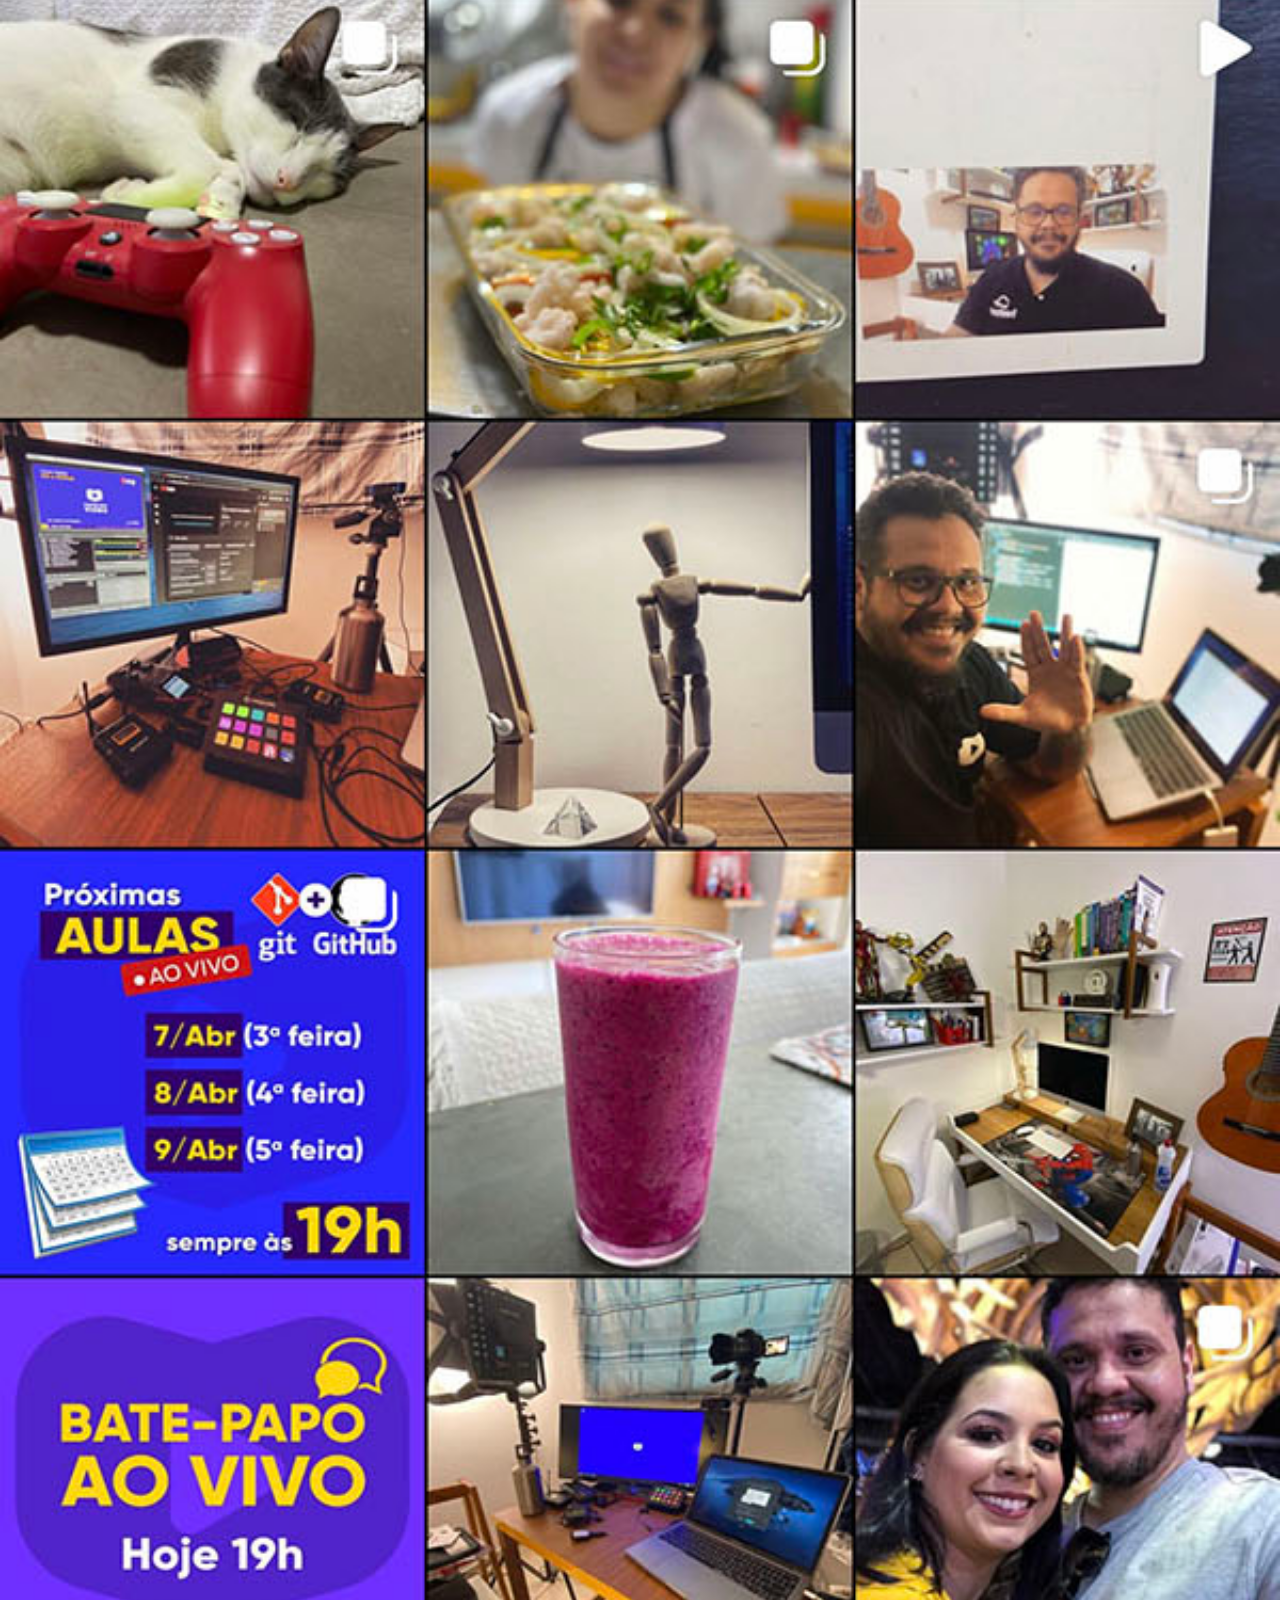
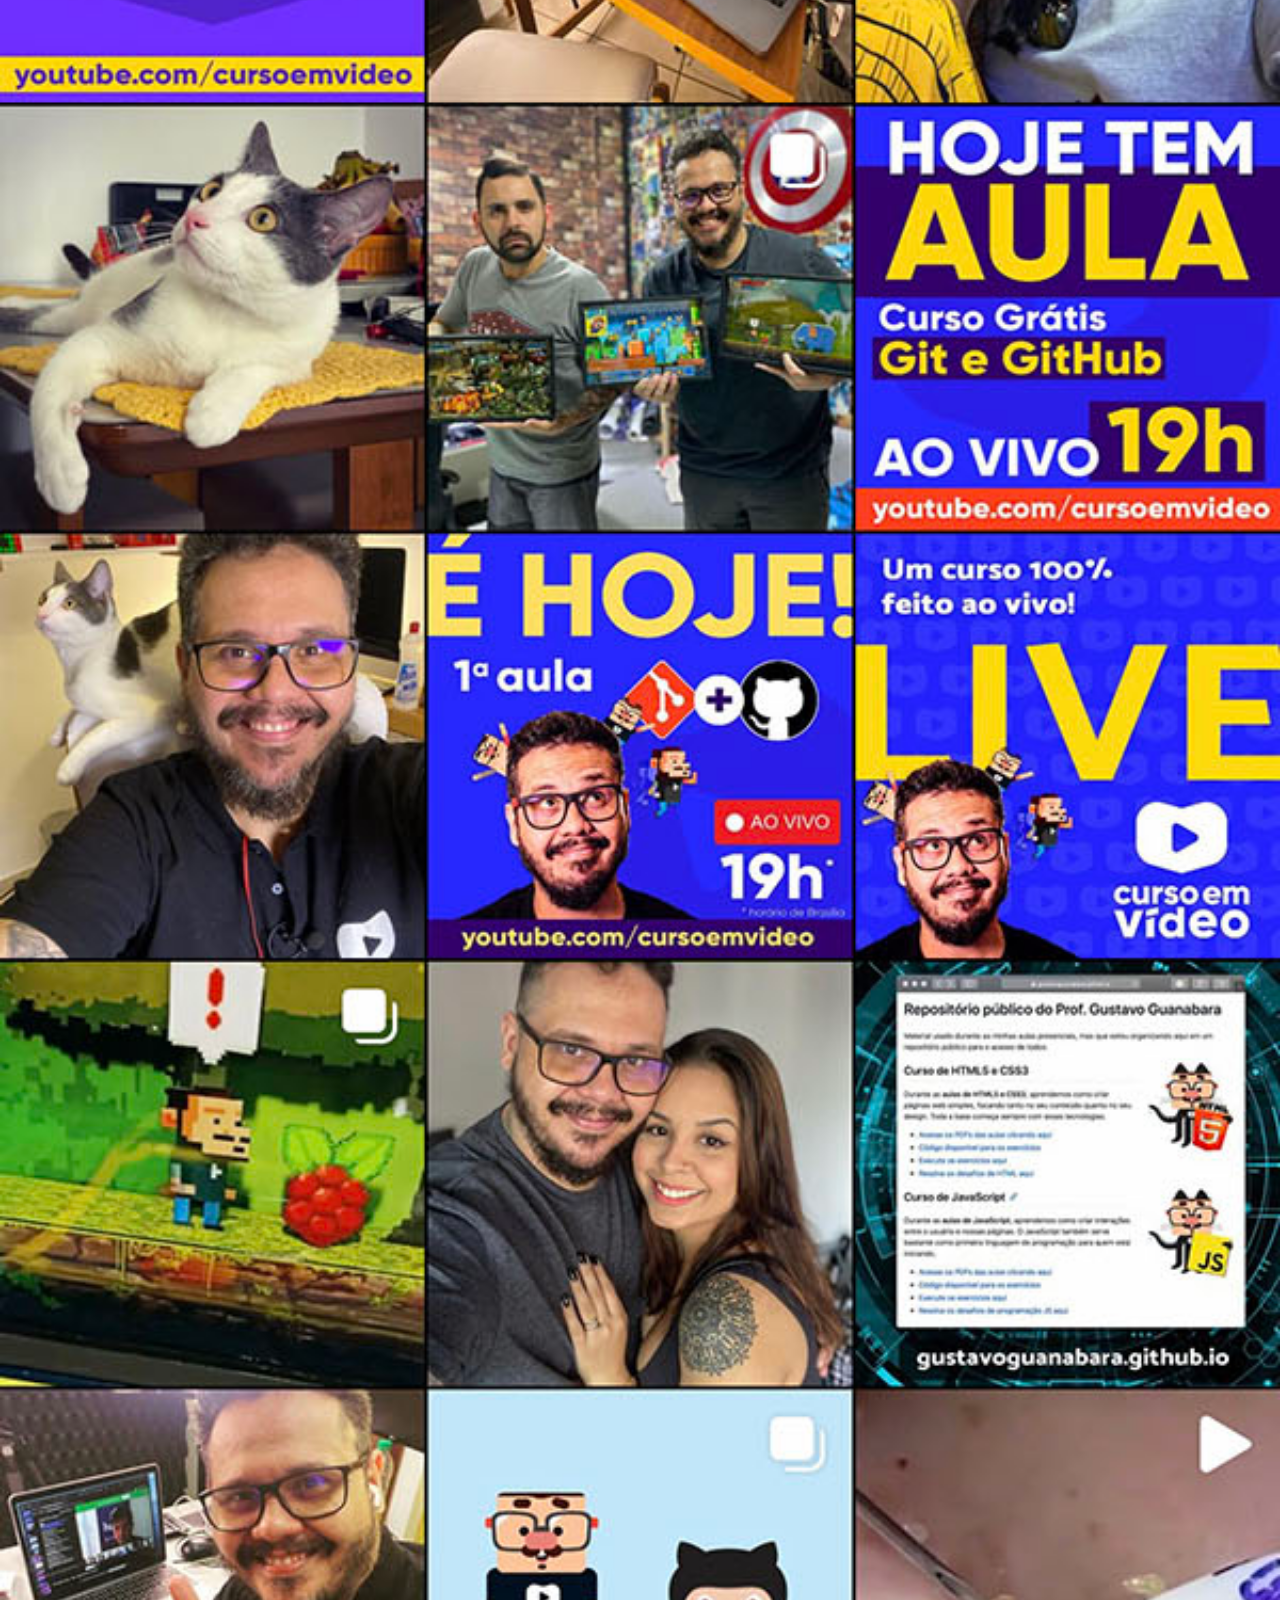
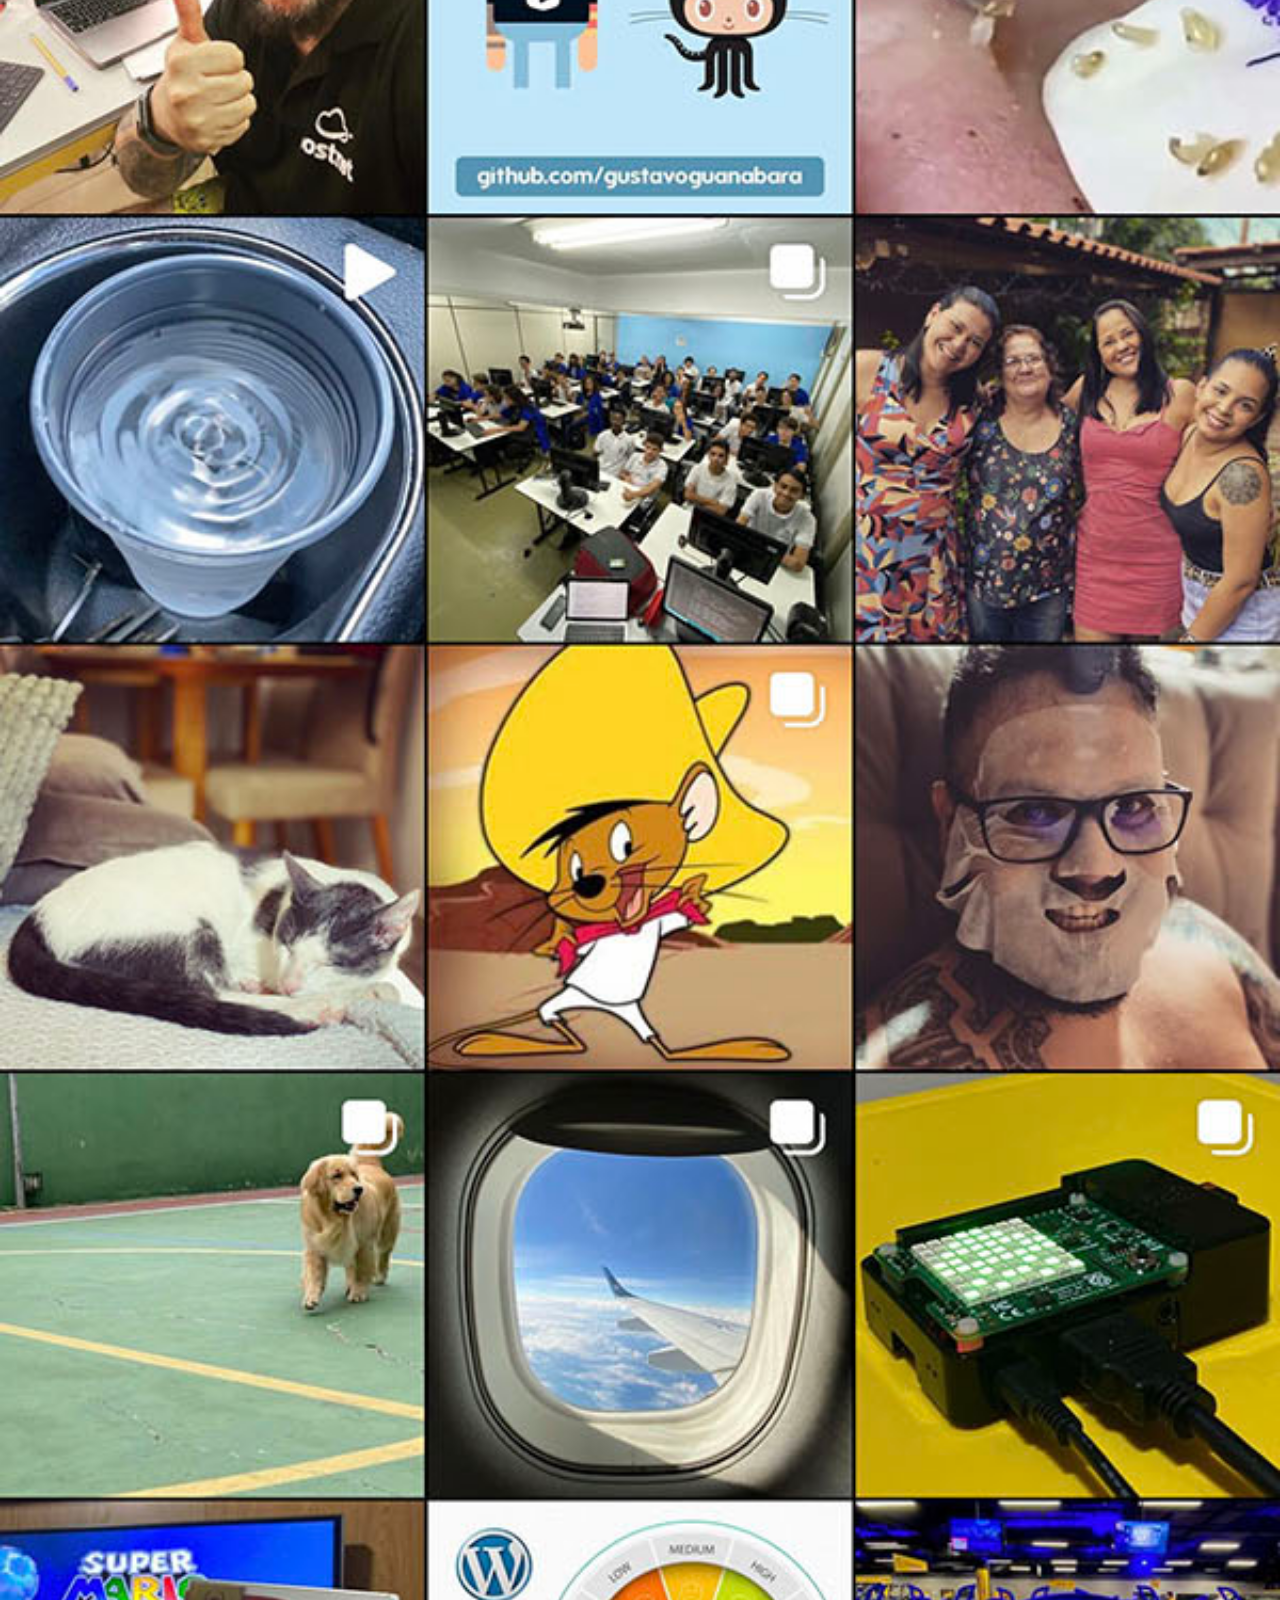
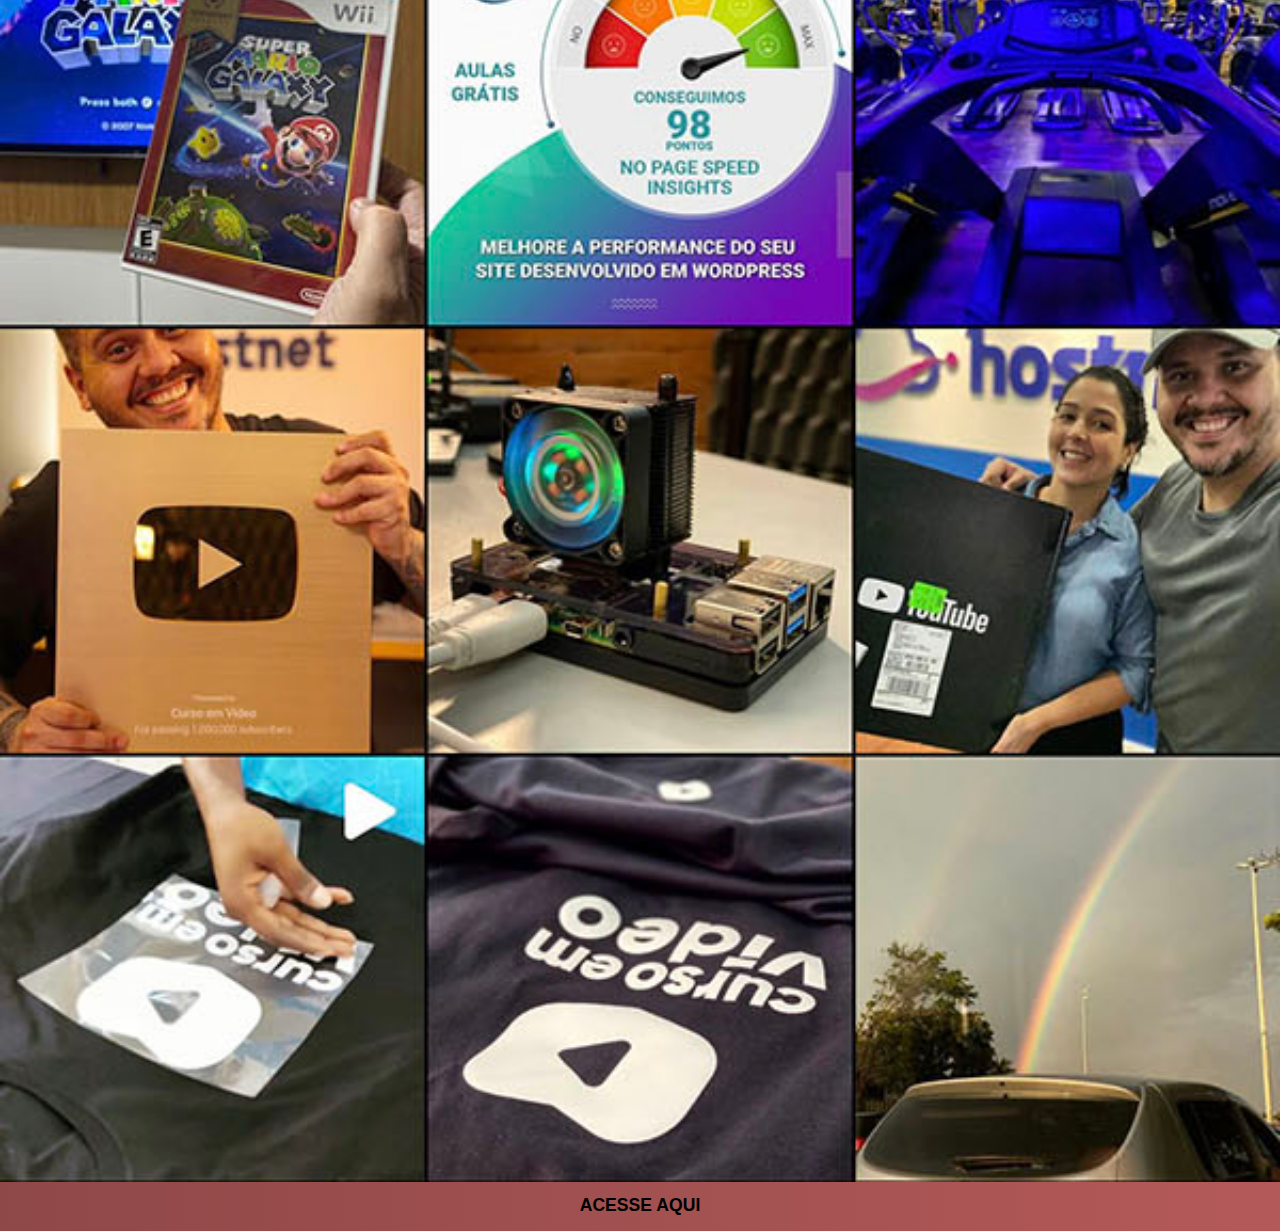
<file: instagram.html>
<!DOCTYPE html>
<html lang="pt-br">
<head>
    <meta charset="UTF-8">
    <meta http-equiv="X-UA-Compatible" content="IE=edge">
    <meta name="viewport" content="width=device-width, initial-scale=1.0">
    <link rel="stylesheet" href="style/tela.css">
    <title>Instragram</title>
</head>
<body>
    <main class="container-all">
        <img src="images/tela-instagram.jpg" alt="Instragram">
        <a href="https://www.instagram.com/alexrayol0" target="_blank">ACESSE AQUI</a>
    </main>
</body>
</html>
</file>
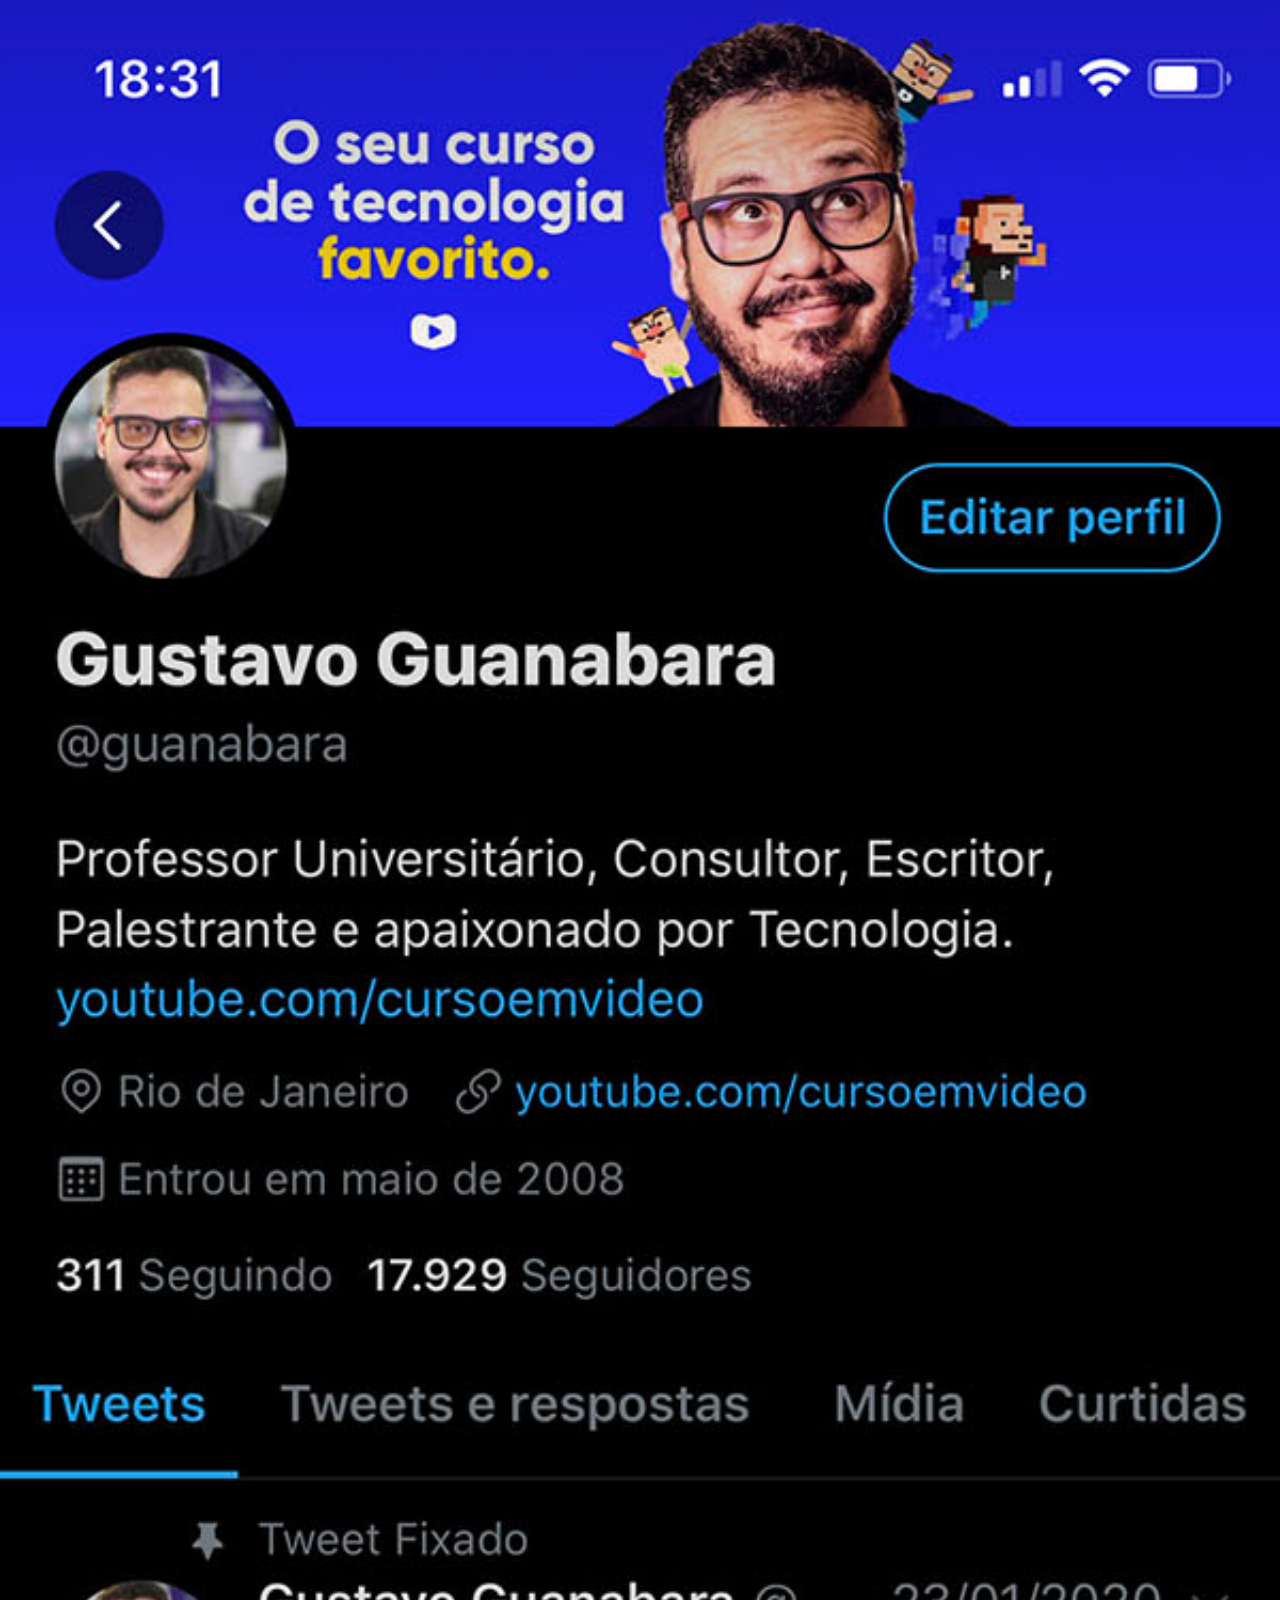
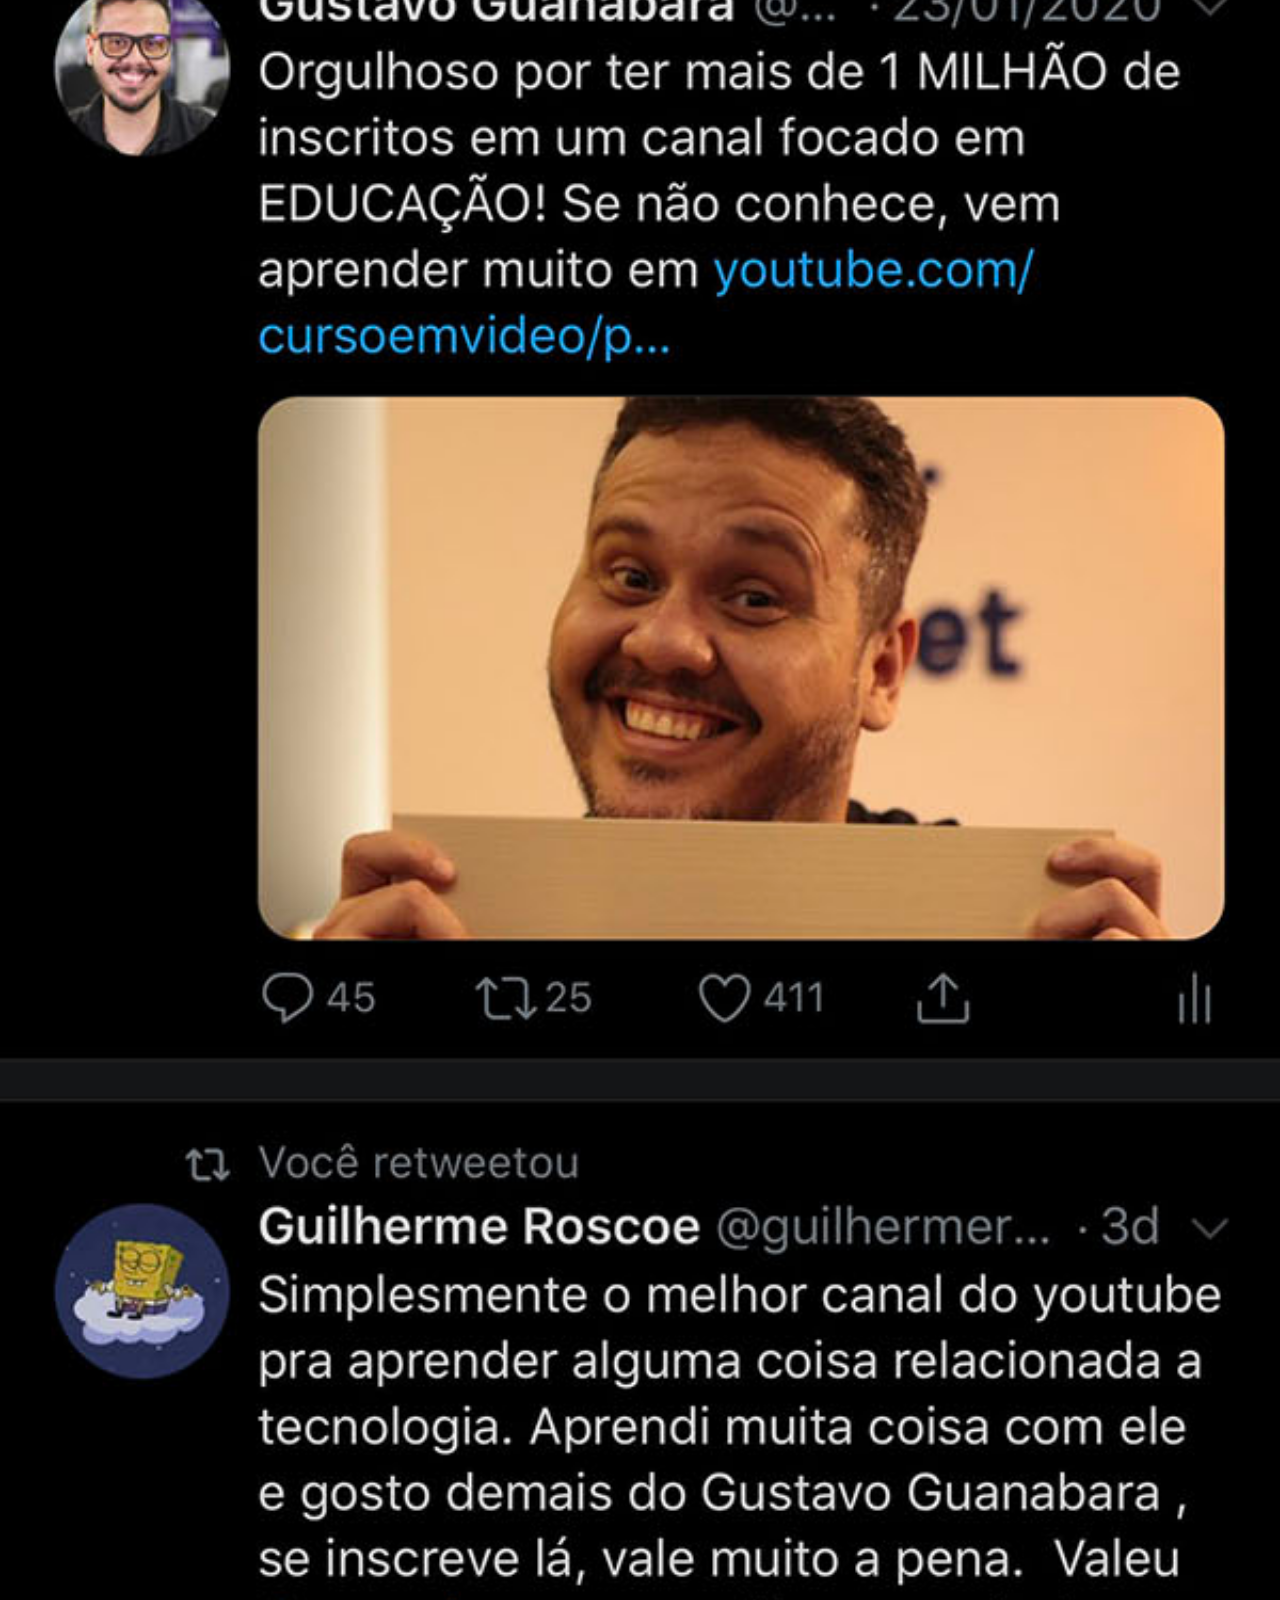
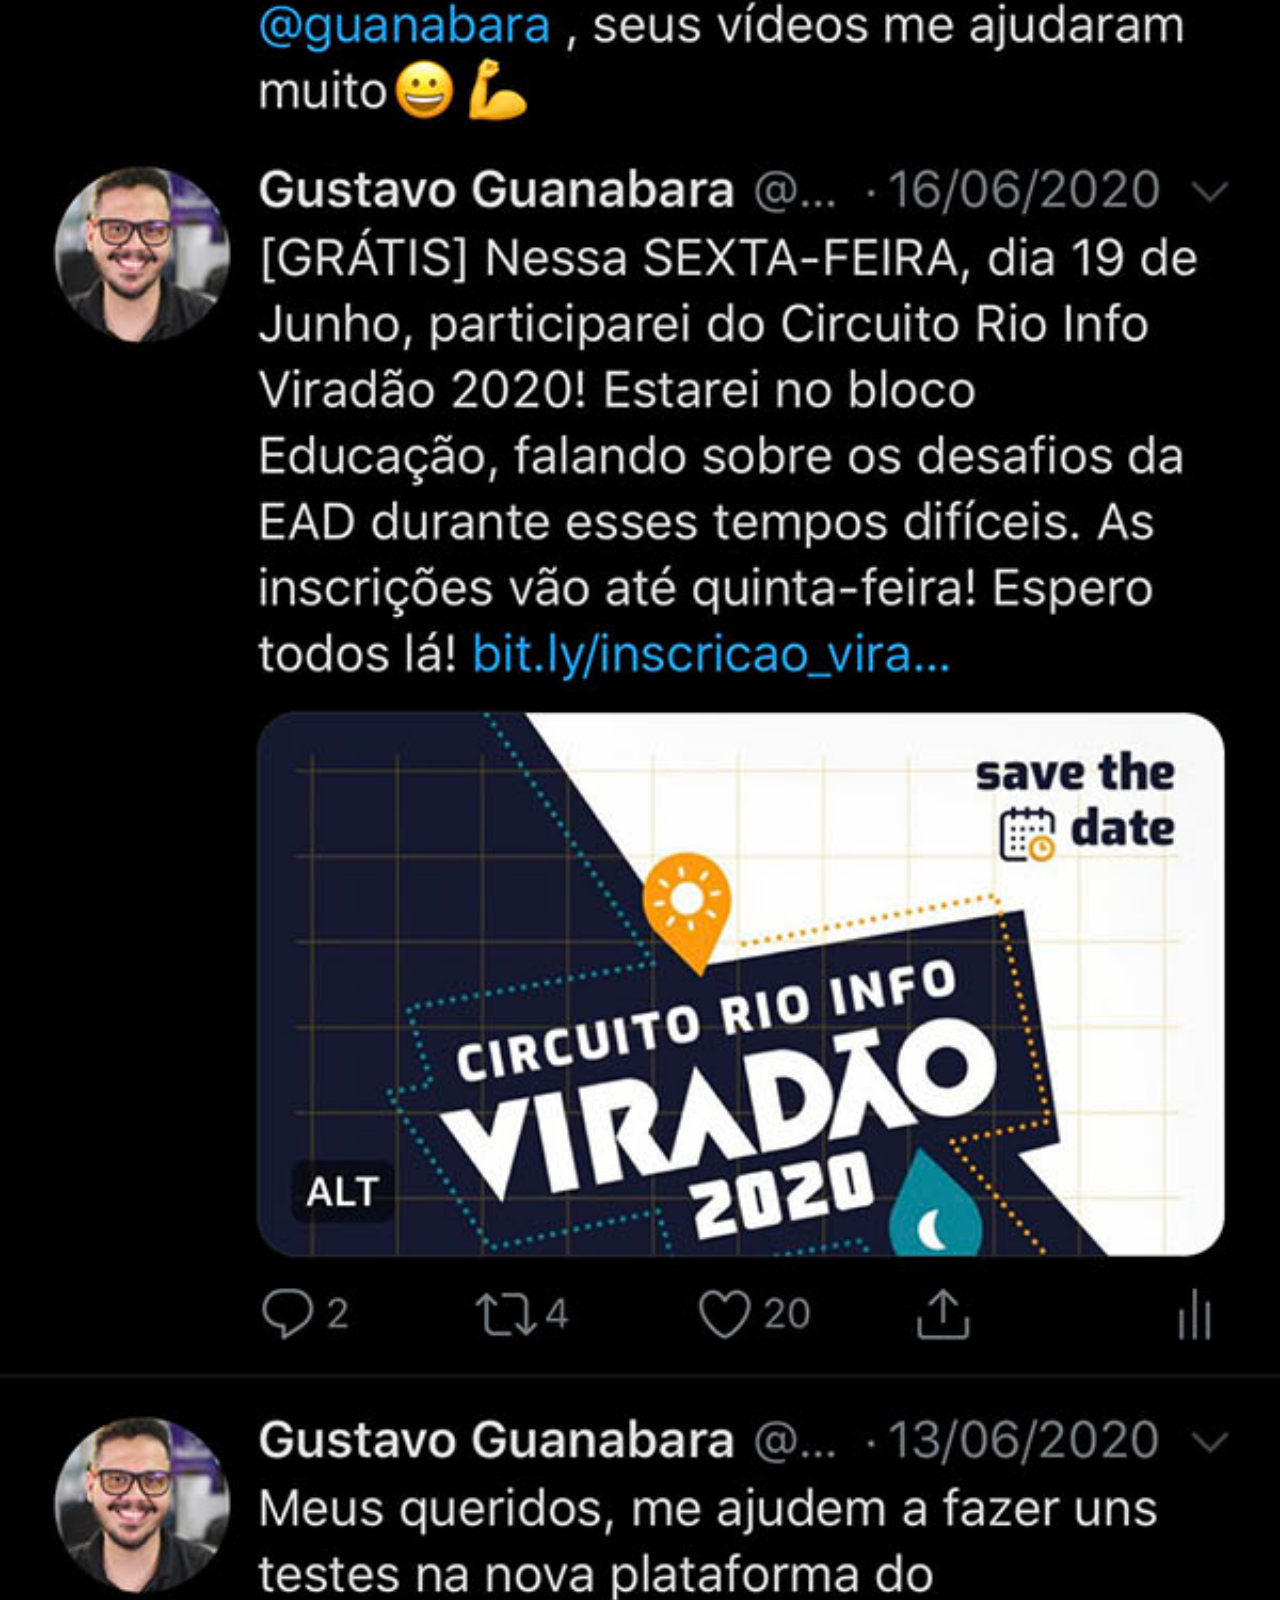
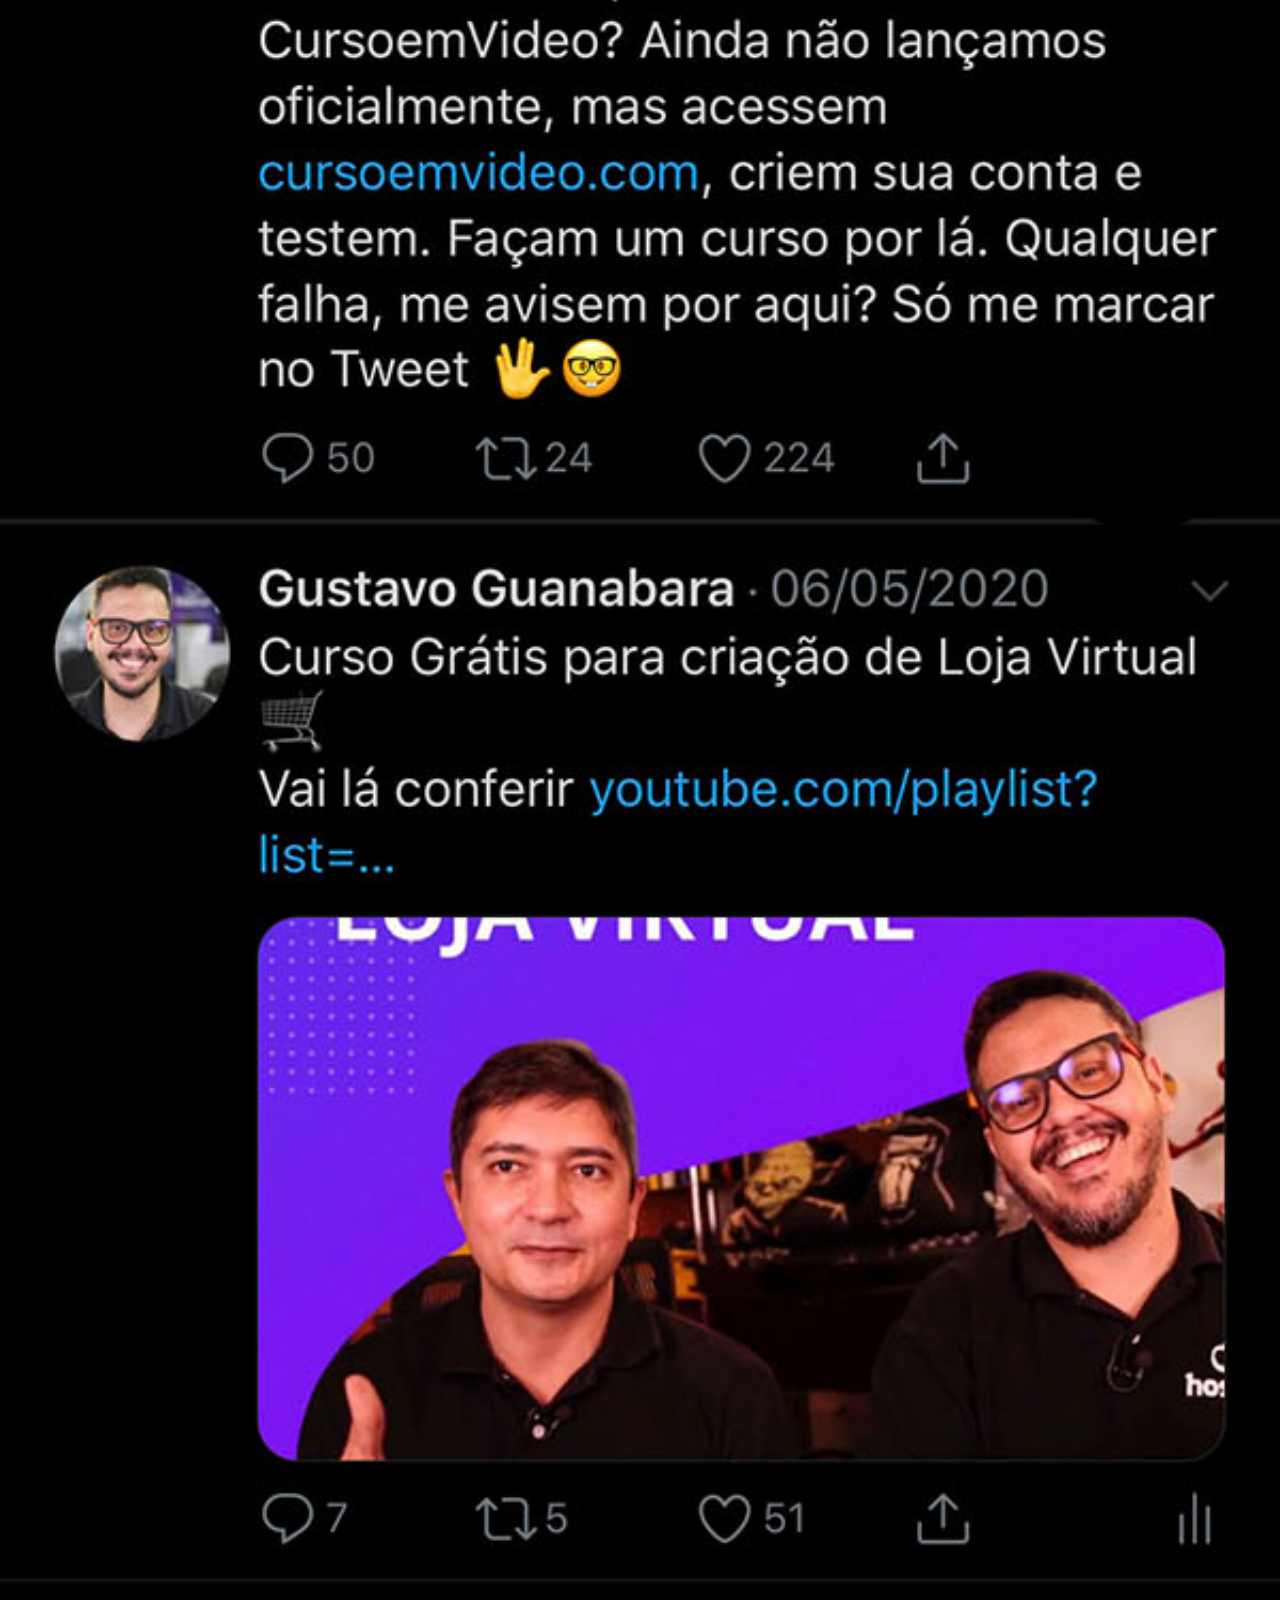
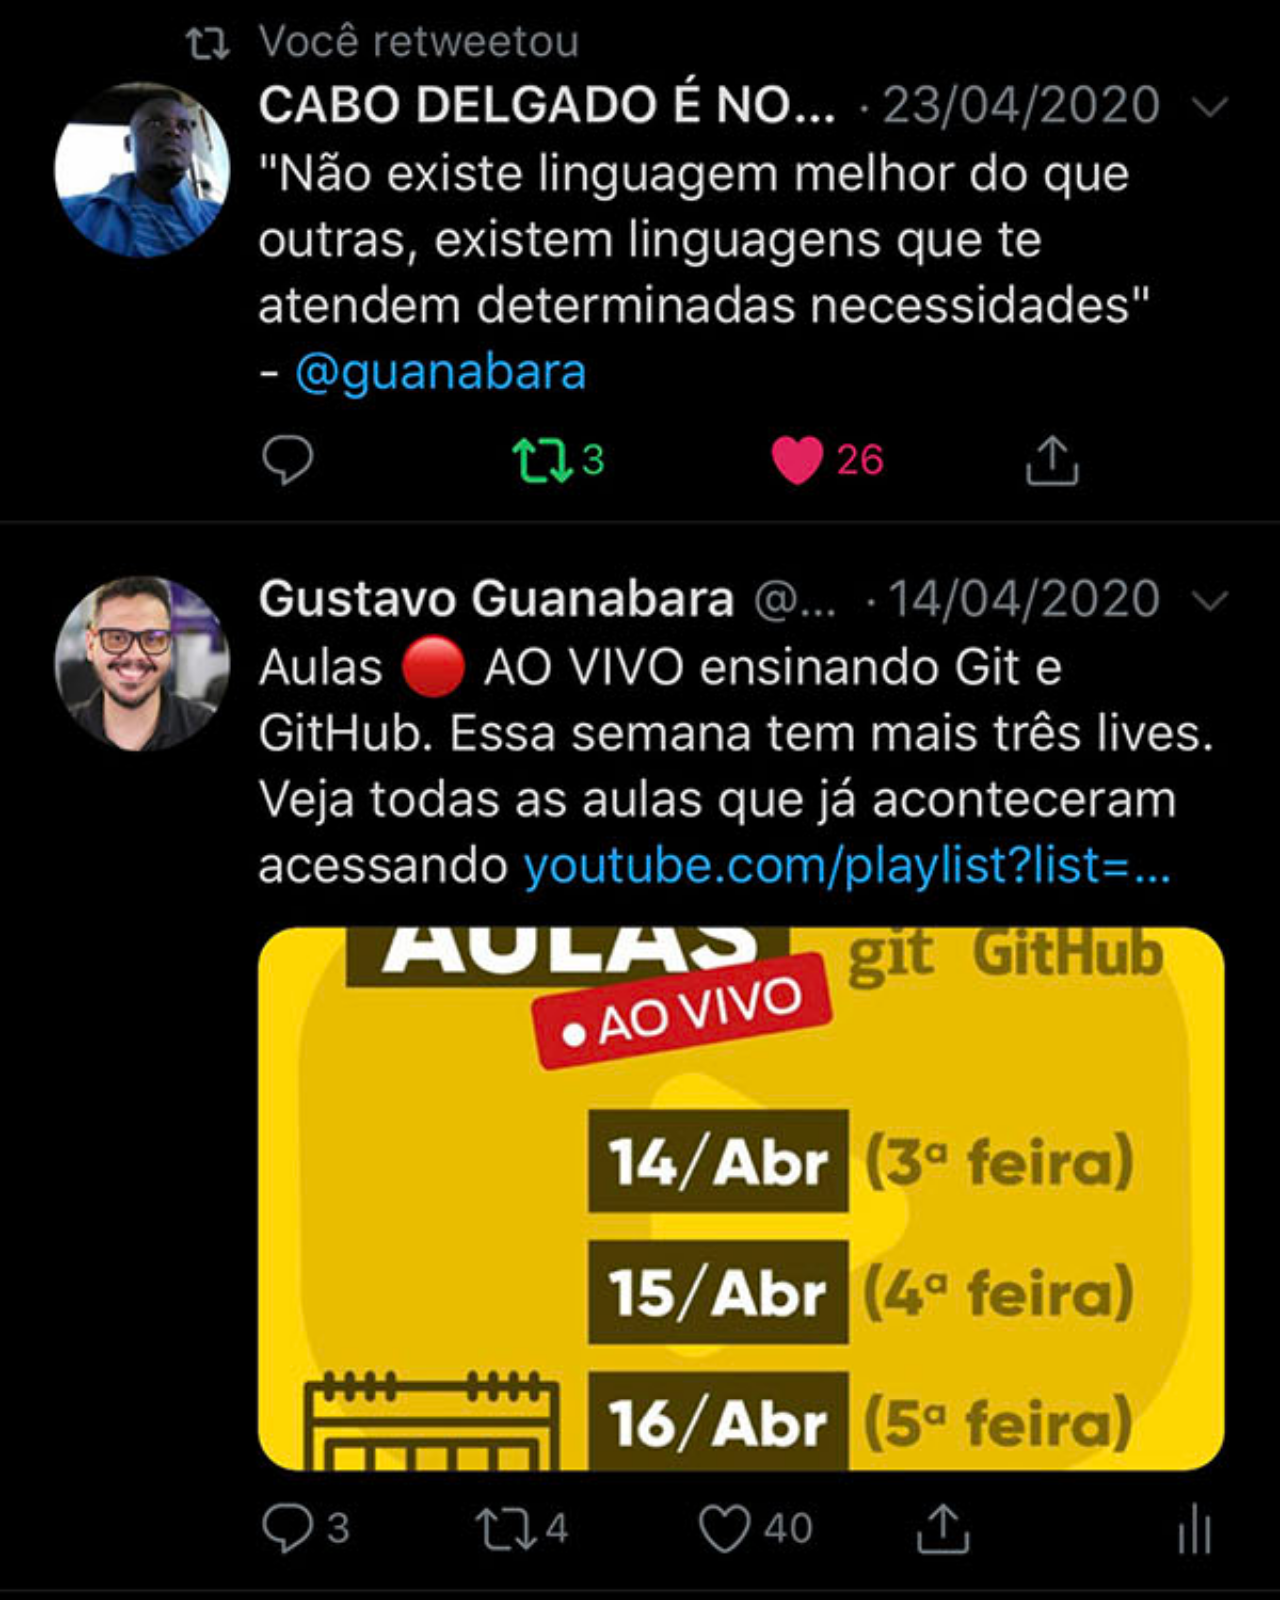
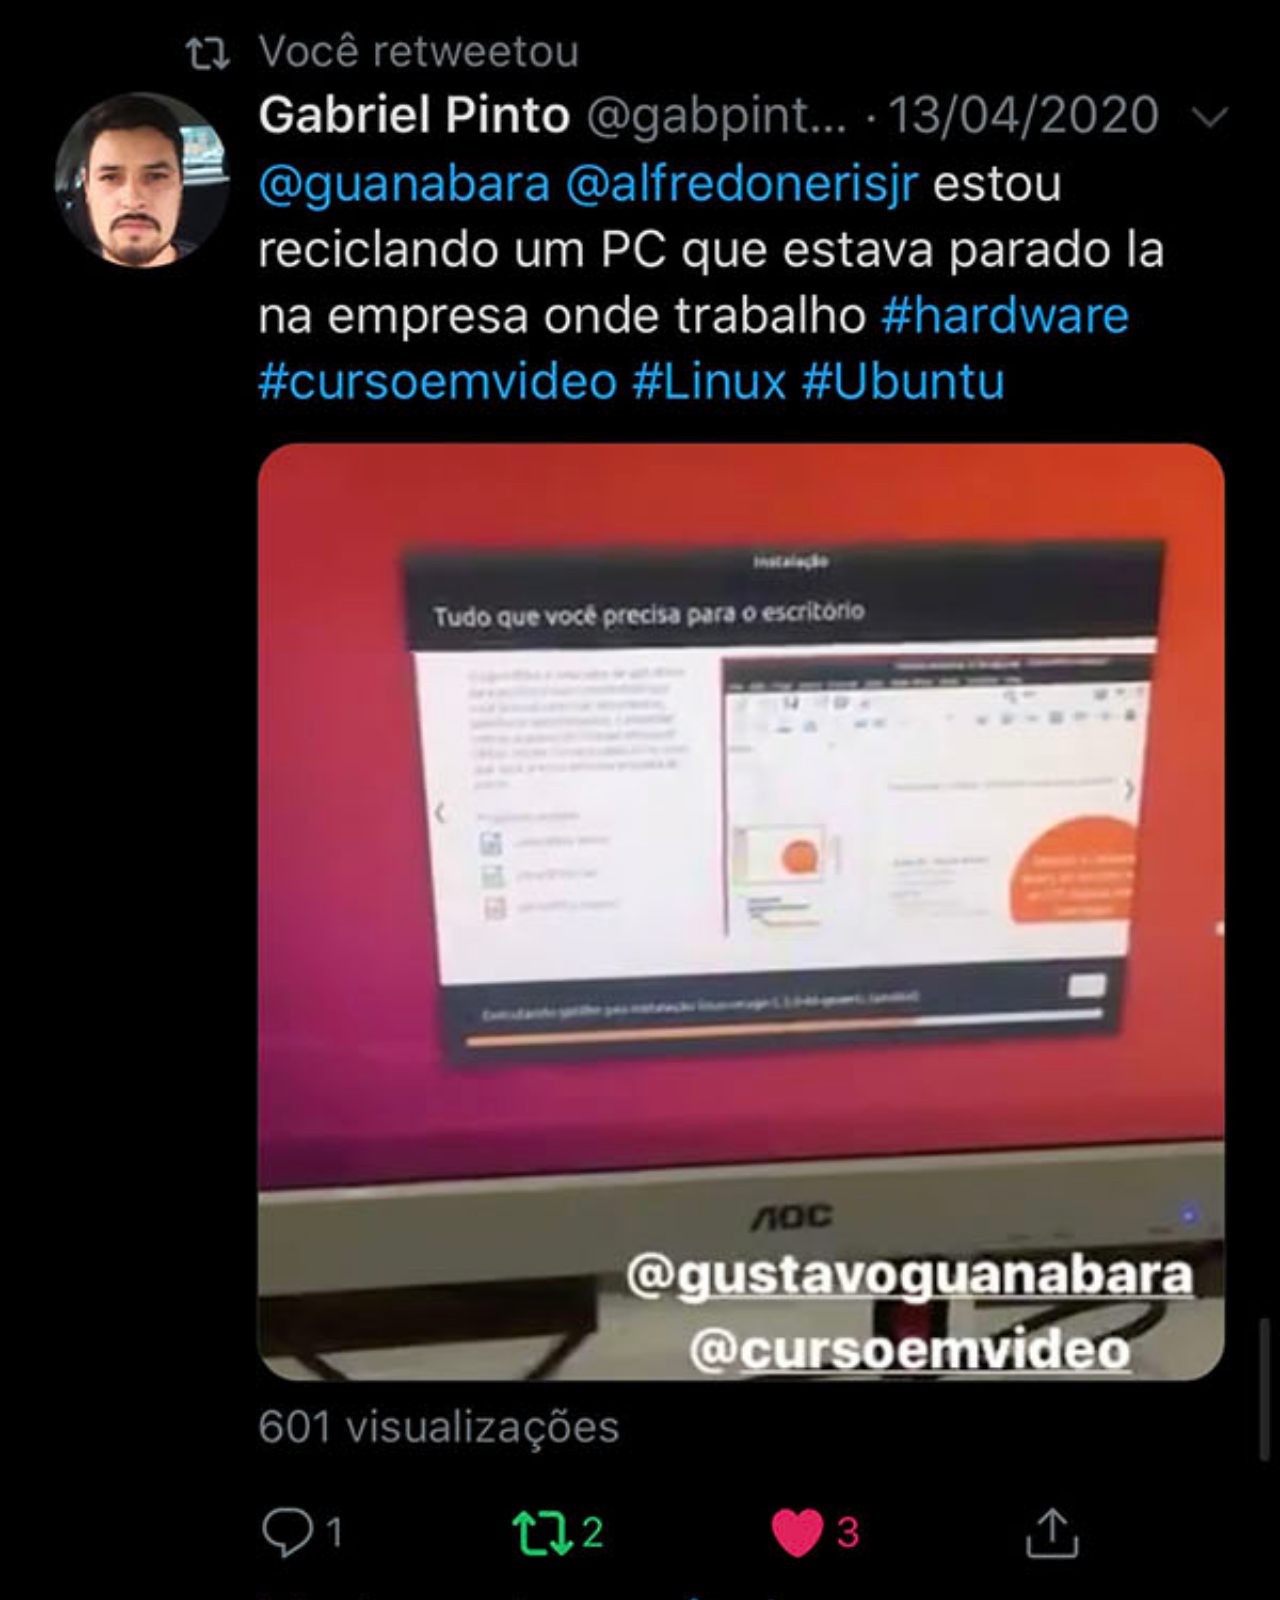
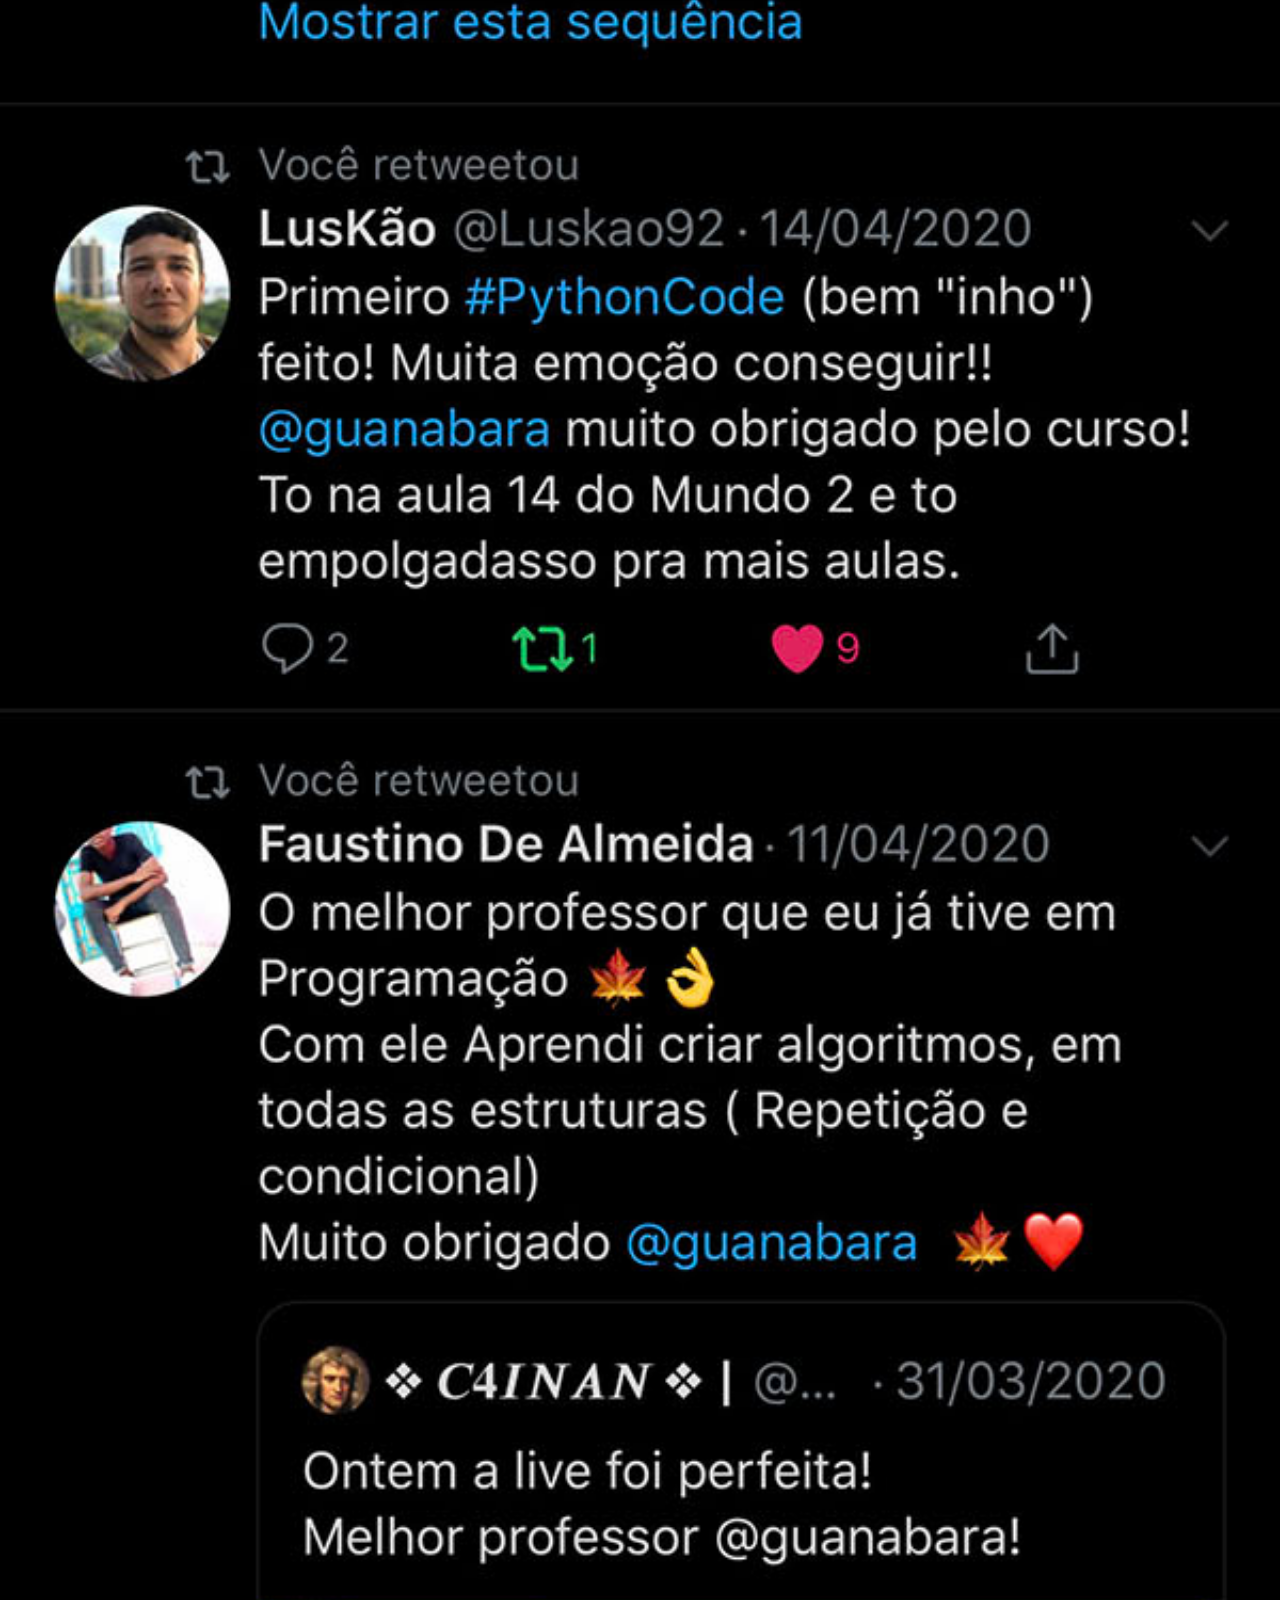
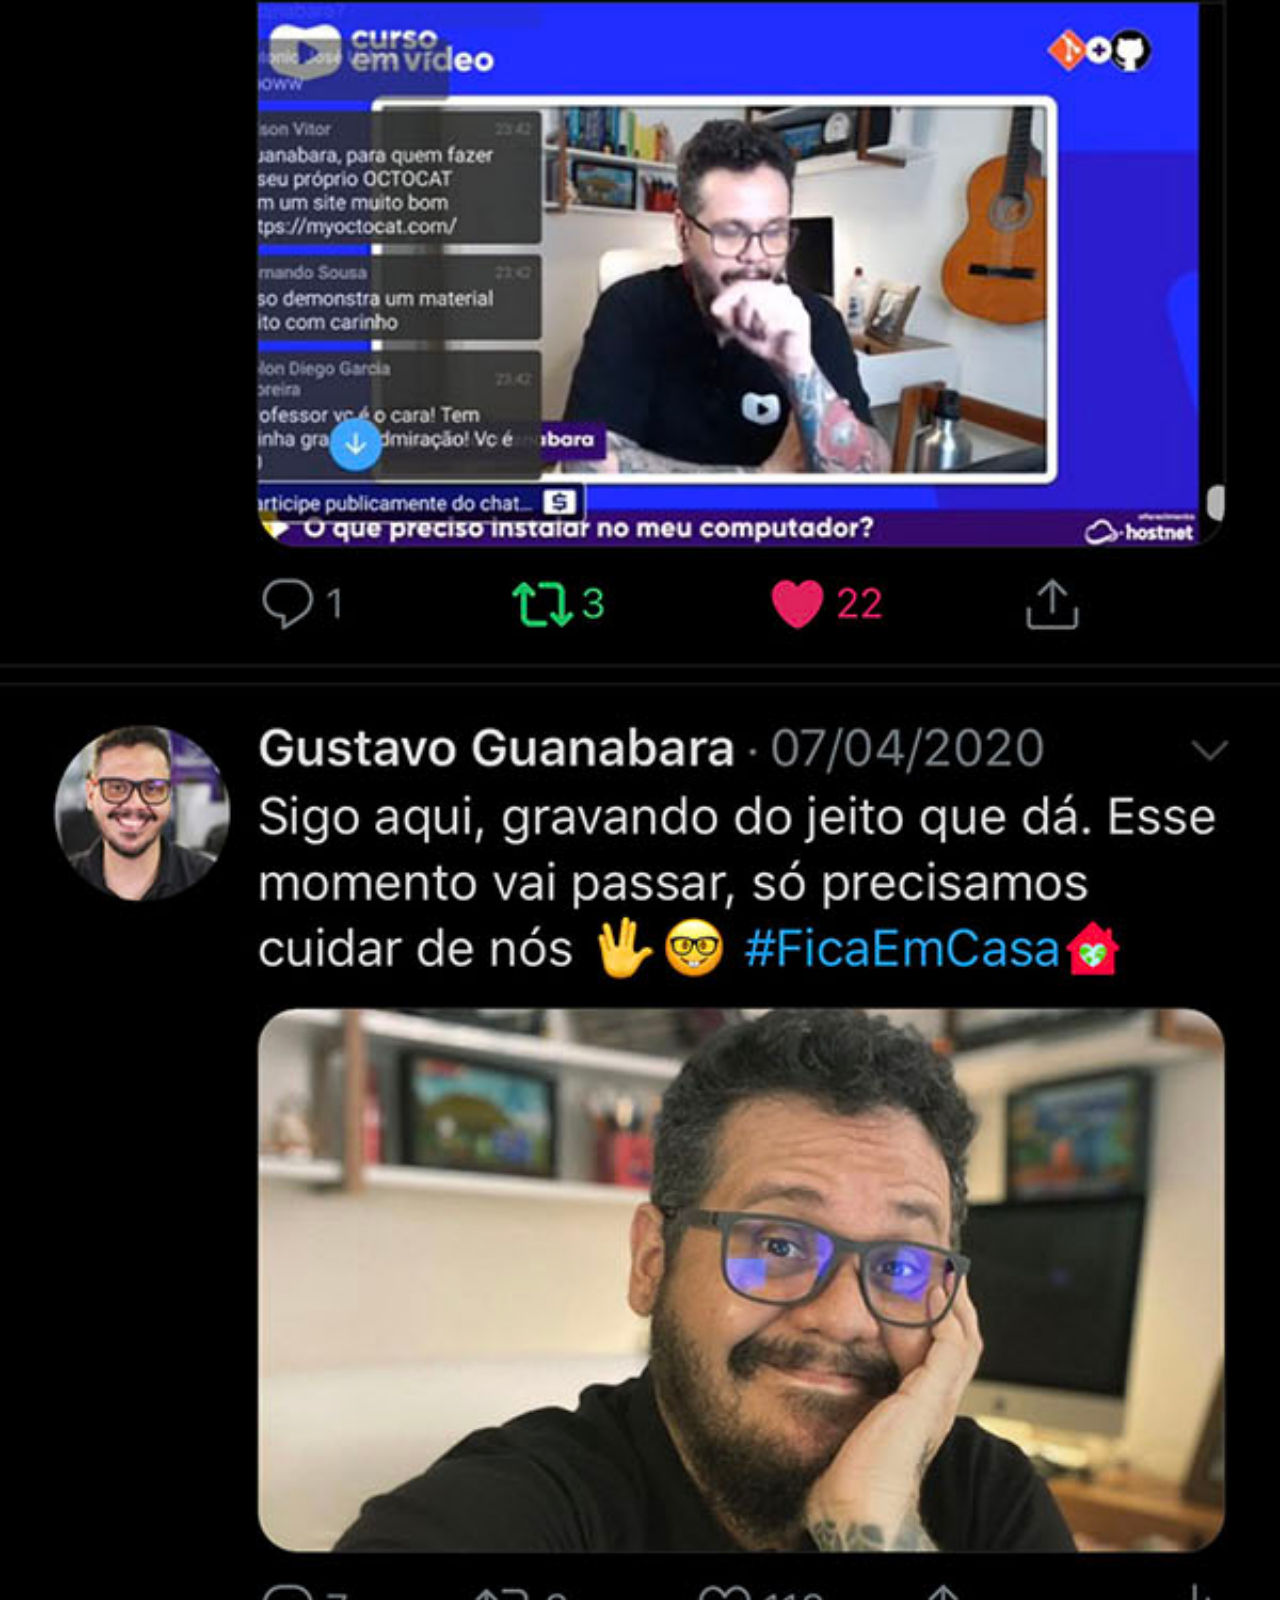
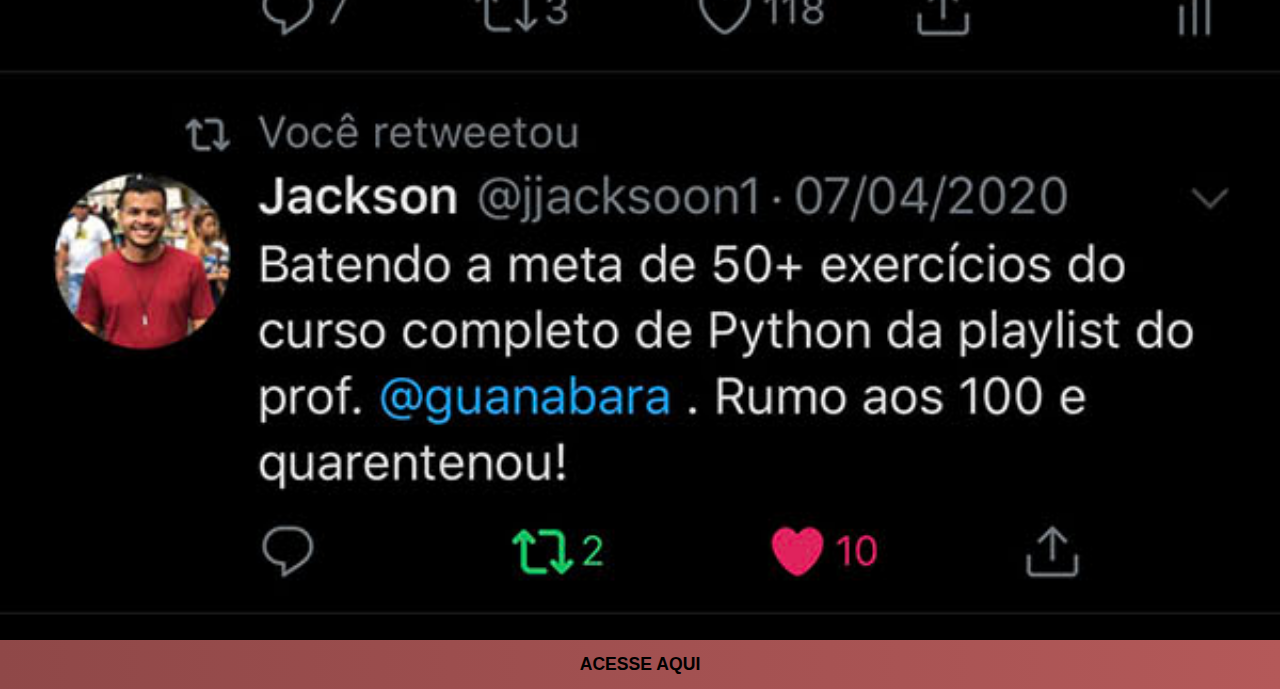
<file: twitter.html>
<!DOCTYPE html>
<html lang="pt-br">
<head>
    <meta charset="UTF-8">
    <meta http-equiv="X-UA-Compatible" content="IE=edge">
    <meta name="viewport" content="width=device-width, initial-scale=1.0">
    <link rel="stylesheet" href="style/tela.css">
    <title>Twitter</title>
</head>
<body>
    <main class="container-all">
        <img src="images/tela-twitter.jpg" alt="Twitter">
        <a href="https://twitter.com/" target="_blank">ACESSE AQUI</a>
    </main>
</body>
</html>
</file>
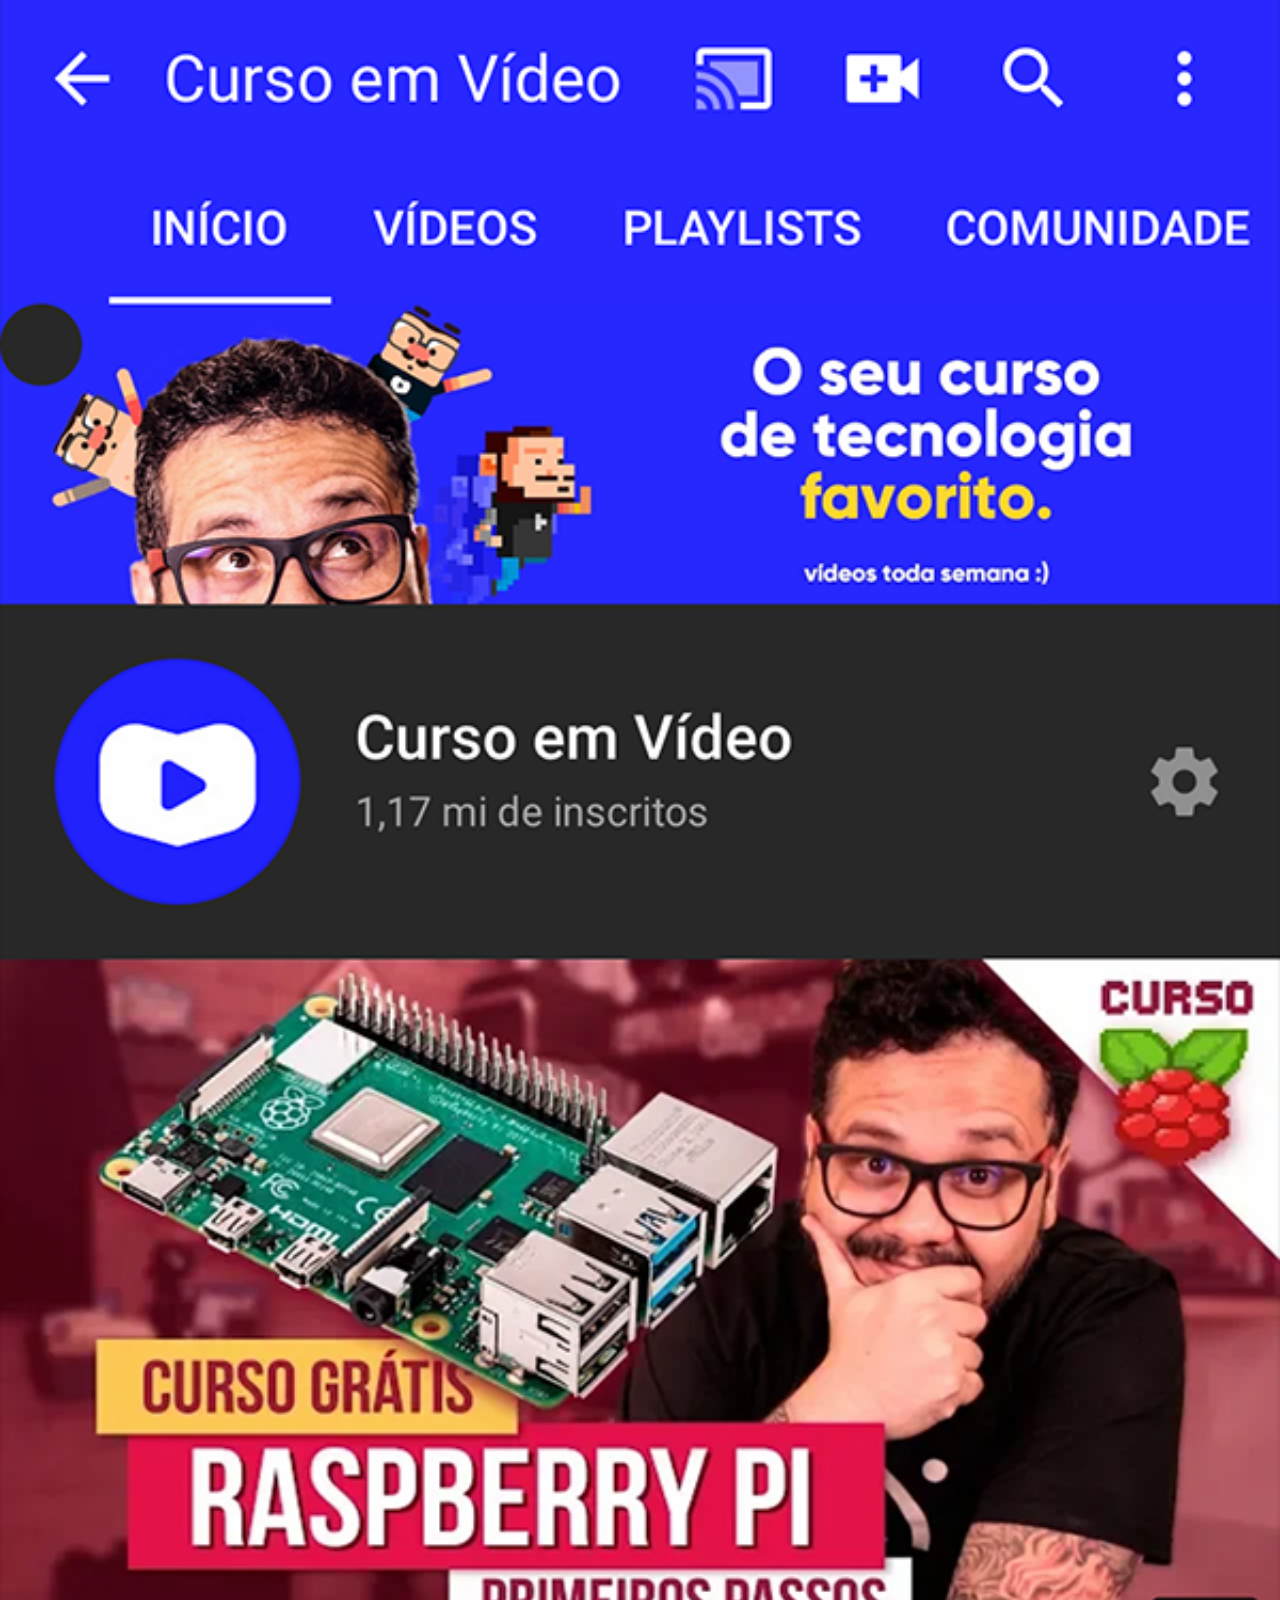
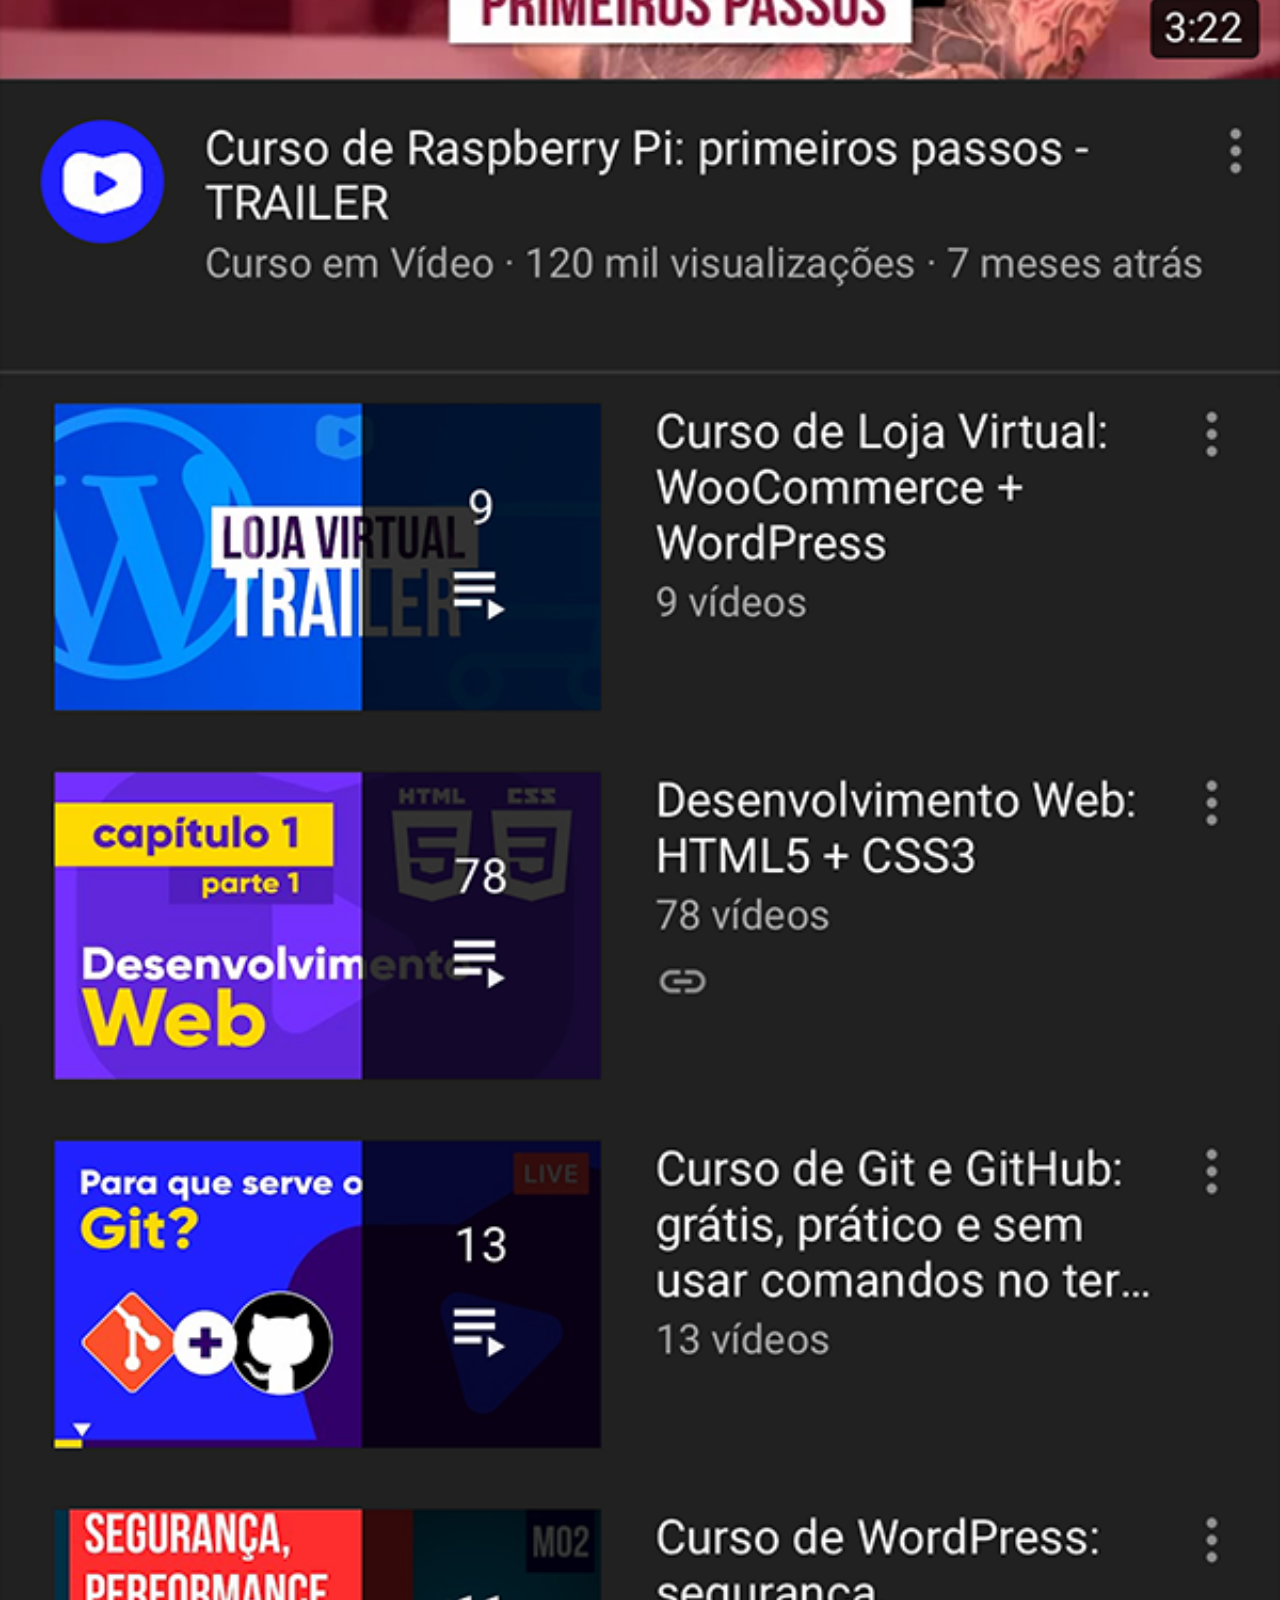
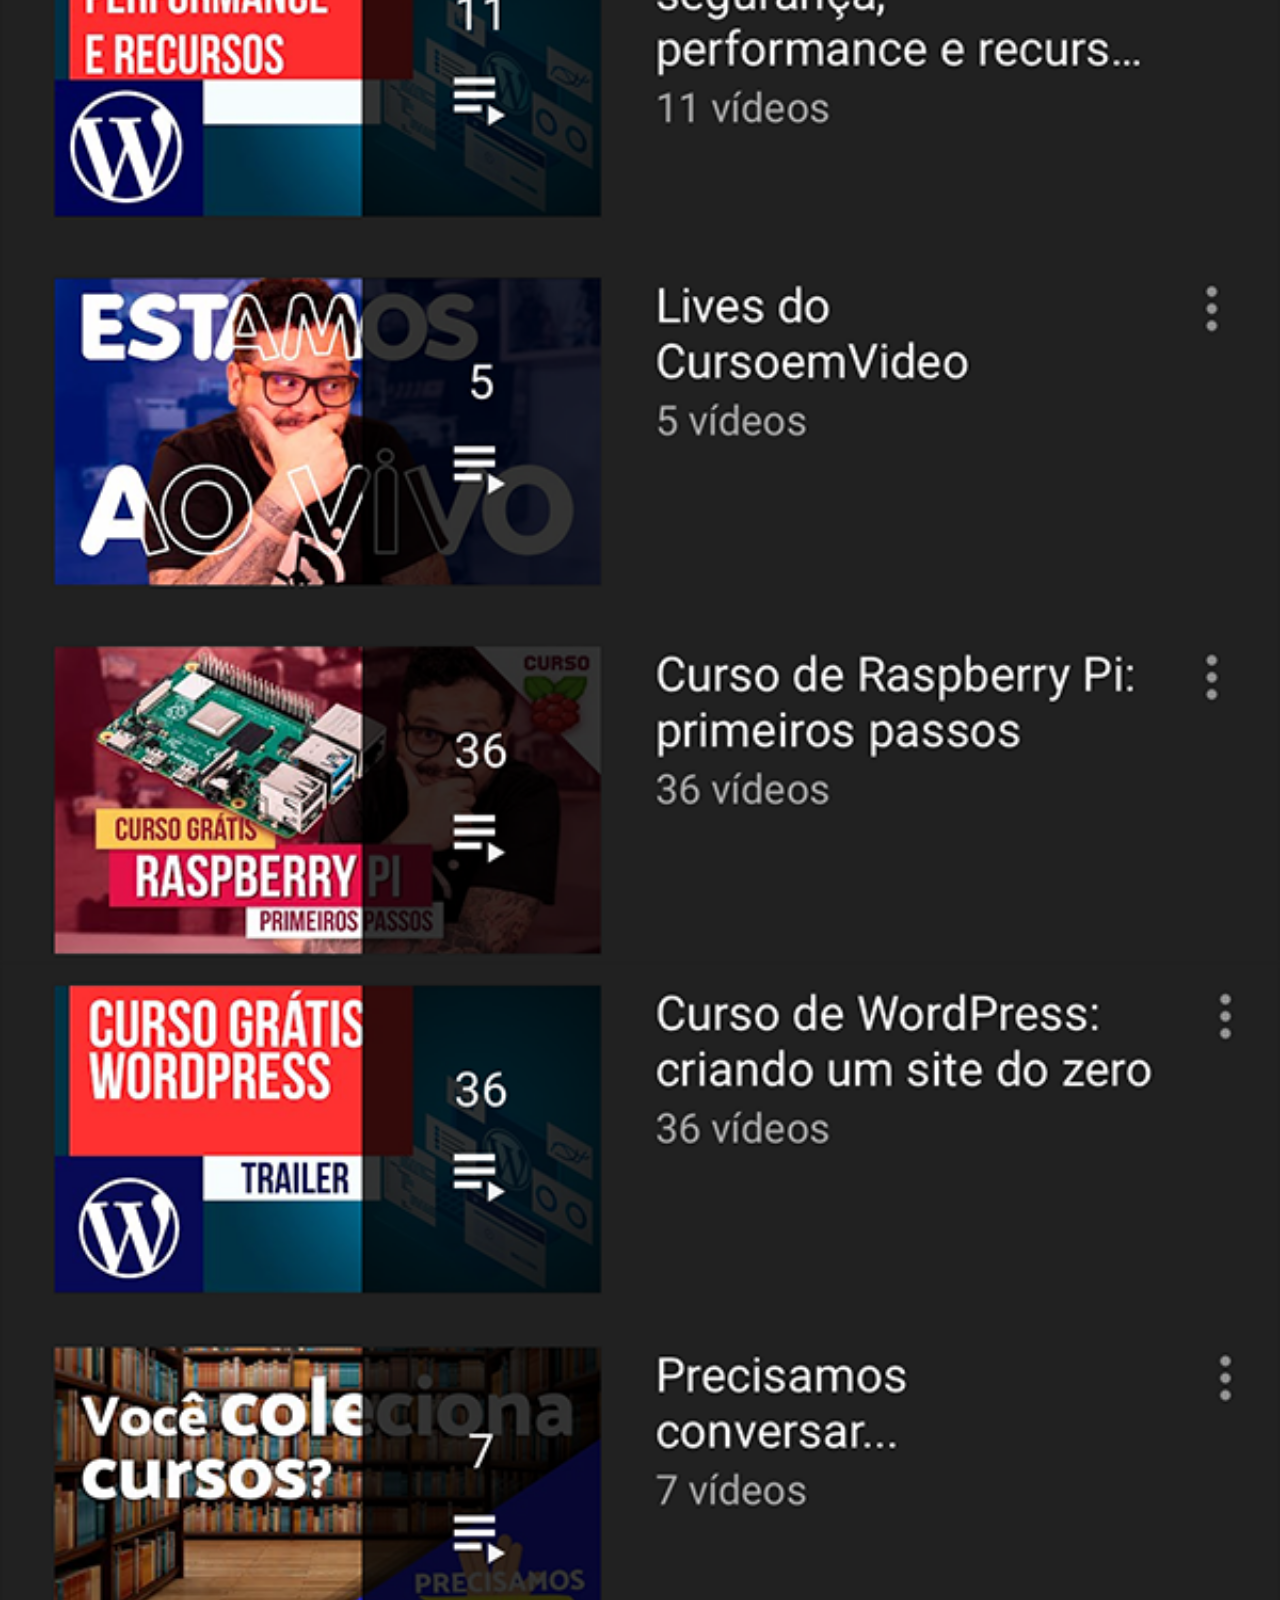
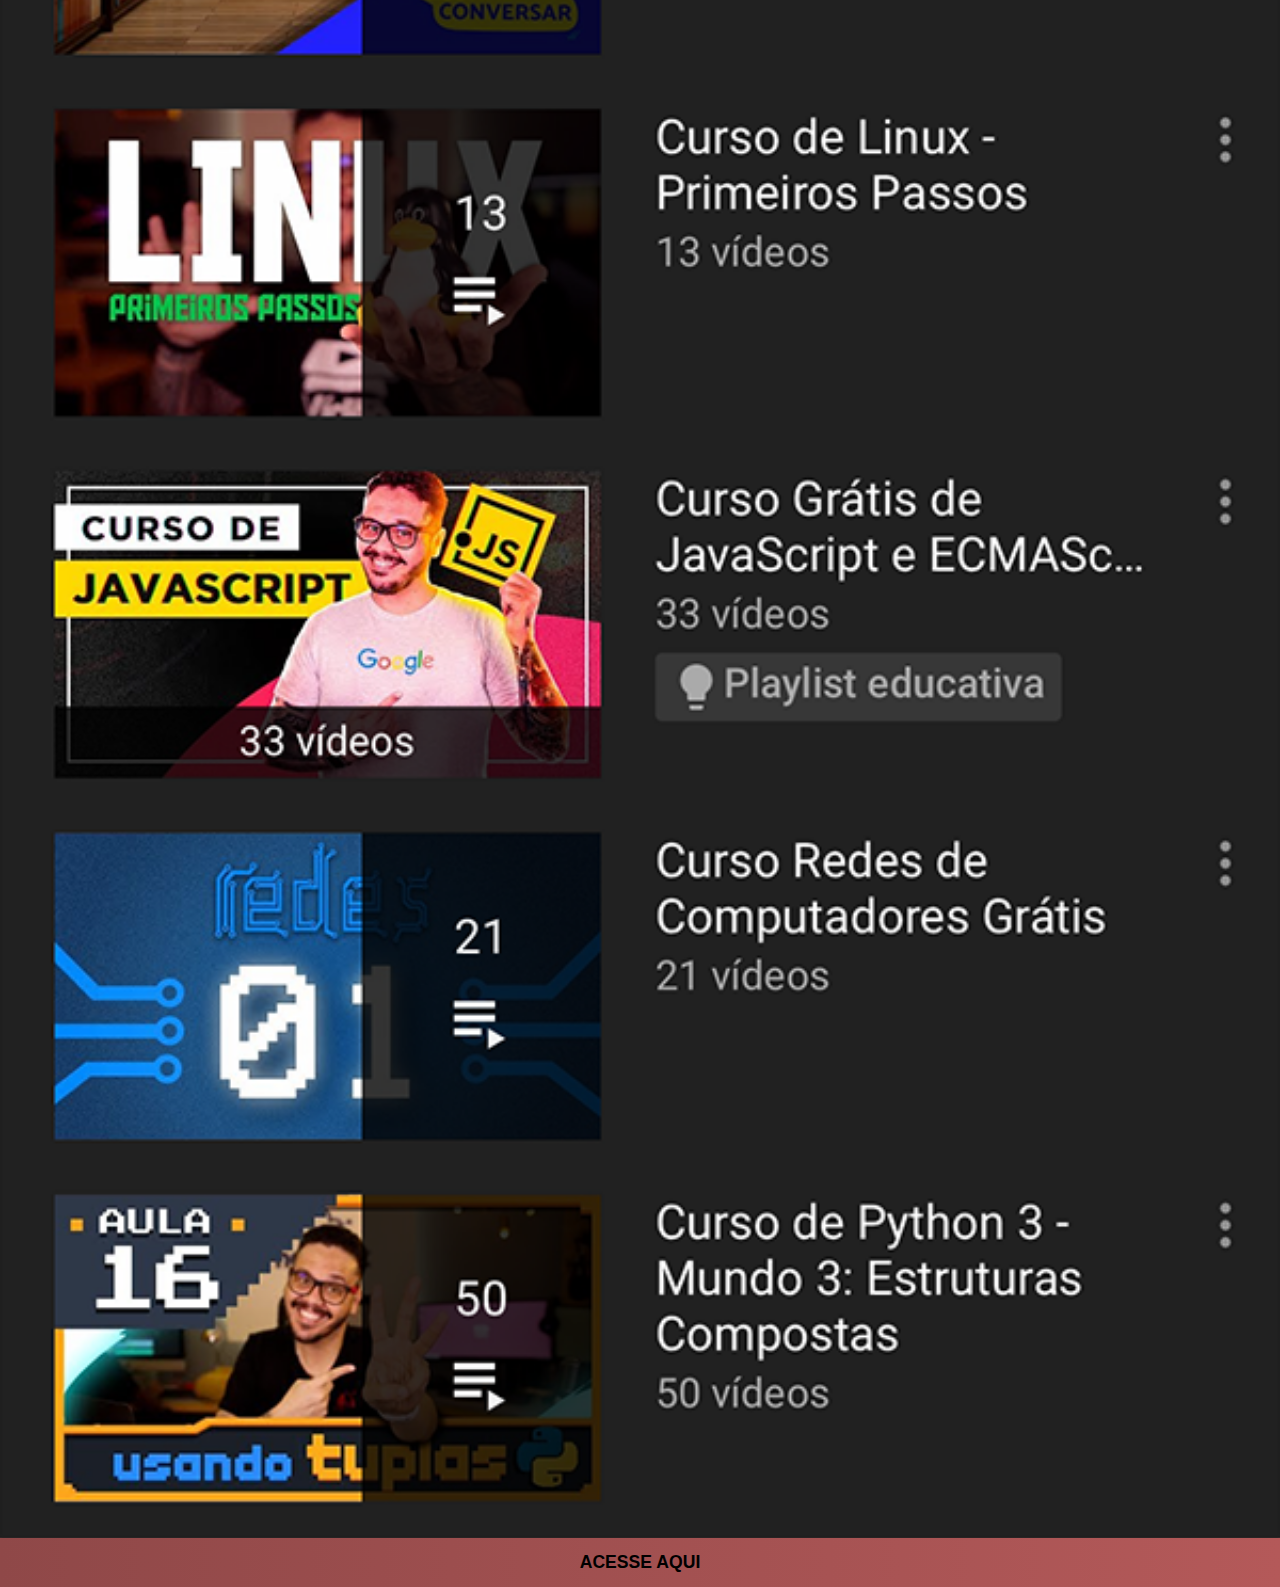
<file: youtube.html>
<!DOCTYPE html>
<html lang="pt-br">
<head>
    <meta charset="UTF-8">
    <meta http-equiv="X-UA-Compatible" content="IE=edge">
    <meta name="viewport" content="width=device-width, initial-scale=1.0">
    <link rel="stylesheet" href="style/tela.css">
    <title>Youtube</title>
</head>
<body>
    <main class="container-all">
        <img src="images/tela-youtube.png" alt="youtube">
        <a href="https://www.youtube.com/" target="_blank">ACESSE AQUI</a>
    </main>
</body>
</html>
</file>
<file: style/style.css>
@charset "UTF-8";

*{
    padding: 0;
    margin: 0;
    box-sizing: border-box;
}

@keyframes anima-icones{
    0% {
        transform: scale(0.8) translate(0px, 0px);
    }

    50% {
        transform: scale(1.03) translate(-4px, -4px);
    }
    100% {
        transform: scale(1.0) translate(0px, 0px);
    }
}

html,body {

    width: 100vw;
    height: 100vh;

}

body{

    background-image: url('../images/background.jpg');
    background-position: center center;
    background-repeat: no-repeat;
    background-size: cover;

}

main {
    height: 100vh;
    width: 100vw;

    display: flex;
    gap: 25px;
}

#container-telefone{
    width: 100vw;

    display: flex;
    align-items: center;
    justify-content: center;
}

.telefone{
    width: 320px;
    height: 650px;

    background-color: rgba(127, 255, 212, 0);
    background-image: url('../images/frame-iphone.png');
    background-repeat: no-repeat;
    background-position: center center;
    background-size: cover;

    position: fixed; /*deixa os elementos desta class fixos*/
}

.telefone iframe{
    width: 278px;
    height: 489px;

    position: relative;
    top: 82.5px;
    left: 21px;
}

/*width 0px para não ocupar
 o espaço do telefone, serve
 penas para posicionar os icones
 mais que 0px iria descentralizar 
 o telefone
 */

#container-redes-sociais{
    width: 0px; 
    
    display: flex;
    justify-content: right;
}
.redes-sociais{
    width: 90px;
    height: 650px;

    display: flex;
    flex-direction: column;
    justify-content: top;
    align-items: center;
    gap: 25px;

    margin-top: 10px;
    margin-right: 10px;
}

.redes-sociais img{
    width: 75px;
    border-radius: 50%;
    box-shadow: 3px 3px 12px #000000cc;
    
}

.redes-sociais img:hover{
    animation: anima-icones 0.3s ease-in-out;
    border: 2px solid white;
}
</file>
<file: style/tela.css>
*{
    margin: 0;
    padding: 0;
}
body{
    background-color: #000000;
}
::-webkit-scrollbar{
    width: 0px;
    height: 0px;
}
img{
    width: 100vw;
    margin-bottom: -5px;
}
a{
    height: 50px;
    background-image: linear-gradient(to right, #8f4848, rgb(180, 89, 89));
    text-decoration: none;
    font-family: Arial, Helvetica, sans-serif;
    font-weight: bolder;
    font-size: 1.1em;
    color: #000000;
    display: flex;
    justify-content: center;
    align-items: center;

    transition-duration: 0.3s;
    transition-timing-function: ease-in-out;
}


a:hover{
    color: white;
}
</file>
